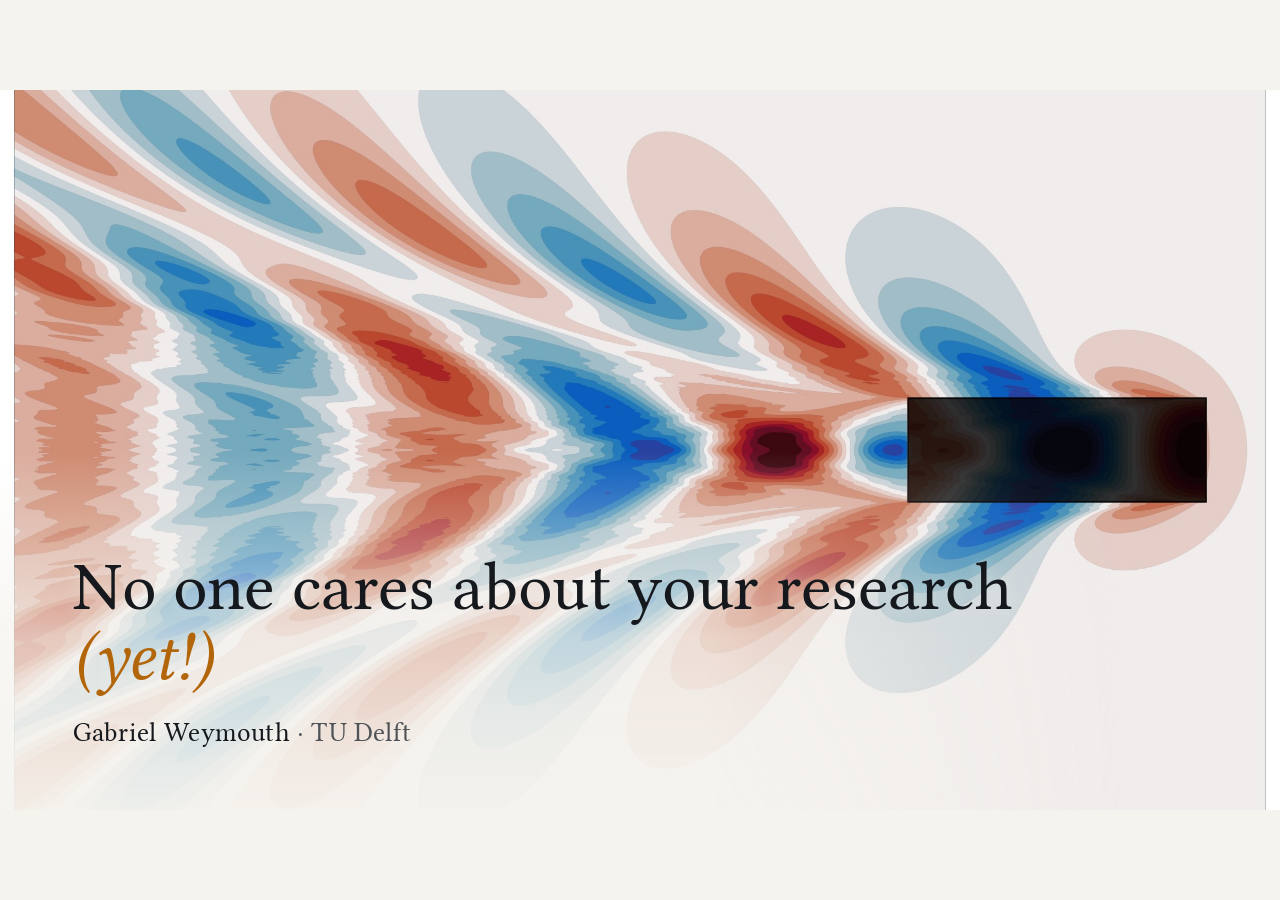
<file: talk/index.html>
<!doctype html>
<html lang="en" data-theme="light">
<head>
  <meta charset="utf-8">
  <meta name="viewport" content="width=device-width, initial-scale=1">
  <title>No one cares about your research (yet!)</title>
  <meta name="description" content="Gabriel Weymouth, TU Delft — a seminar on research communication, using a JFM paper on Kelvin ship waves as the running example.">
  <link rel="stylesheet" href="vendor/reveal/reset.css">
  <link rel="stylesheet" href="vendor/reveal/reveal.css">
  <link rel="stylesheet" href="css/theme.css?v=20261102">
</head>
<body>
<div class="reveal"><div class="slides">

<!-- Each slide: a headline (the point, as a sentence), its graphic, and speaker notes.
     Meta slides carry the "you are here" hourglass: data-at = motivation | theory | results | conclusion.
     Text in class="fragment" steps in with the arrow keys. -->

<!-- ============================ OPENING ============================ -->

<!-- 1 -->
<section class="title">
  <div class="media" data-file="assets/img/graphical_abstract.jpg" data-pos="0% 50%" data-alt="Flat-ship wave field"></div>
  <div class="scrim"></div>
  <div class="headline">
    <h1>No one cares about your research <em>(yet!)</em></h1>
    <div class="byline"><b>Gabriel Weymouth</b> · TU Delft</div>
  </div>
  <aside class="notes">Don't explain the picture yet.</aside>
</section>

<!-- 2 -->
<section>
  <h2 class="headline top">You don't care about my latest paper <em>(yet)</em></h2>
  <div class="paper">
    <h3>Linear Kelvin Wave Predictions in the <i>z</i> → 0 Limit</h3>
    <div class="venue">G. D. Weymouth · Journal of Fluid Mechanics, 2026</div>
    <p>Linear wave theory captures the essential physics of free-surface flows at a fraction of the computational cost of nonlinear and viscous methods, making it attractive for design, real-time control, and surrogate modeling applications. However, the Kelvin Green's function for a translating point-source generates unbounded wave energy in the <i>z</i> → 0 limit, causing both numerical difficulties and physical inconsistencies. This paper develops a modified kernel for the Kelvin potential incorporating an elliptic spanwise line integration that naturally resolves this ill-posedness, yielding finite wave energy over the entire free surface. We then present a fast evaluator for both point and line kernels using contour deformation adapted to the non-analytic Kelvin phase, achieving 10<sup>4</sup>–10<sup>5</sup> speedup over direct quadrature while preserving the wake asymptotics. Predictions on the most challenging <i>z</i> = 0 limit demonstrate physically consistent wave patterns and wave resistance trends. An open-source Julia implementation is provided.</p>
  </div>
  <aside class="notes">Hands up if you care. Nobody: that's where every talk starts.</aside>
</section>

<!-- 3 -->
<section>
  <h2 class="headline top">Your audience is smart, busy, and <em>not you</em></h2>
  <ul class="points wide">
    <li><em>The curse of knowledge</em>: once you know something, you can't imagine not knowing it
      <span class="source">Camerer, Loewenstein &amp; Weber, <i>J. Political Economy</i>, 1989</span></li>
  </ul>
  <div class="quiz fragment">
    <div class="q">Quiz: my title says “in the <i>z</i> → 0 limit”. What does that mean?</div>
    <ol>
      <li>the error goes to zero</li>
      <li>the ship stops</li>
      <li class="fragment custom answer">at the water surface</li>
      <li>the waves disappear</li>
    </ol>
  </div>
  <aside class="notes">Traders who knew the true earnings couldn't predict what others would pay, even when paid to. [click] Hands up for each. [click] z is depth, so z → 0 is the surface. Obvious to me, meaningless to you.</aside>
</section>

<!-- ============================ MOTIVATION ============================ -->

<!-- 4 -->
<section>
  <h2 class="headline top">Open wide with a reason to care, then funnel down to your work</h2>
  <ul class="points" style="max-width:820px">
    <li>Open with a hook the room <em>already</em> cares about, then funnel down to your work</li>
    <li class="fragment" data-fragment-index="1">Make it concrete: dates, costs, tallies</li>
    <li class="fragment" data-fragment-index="3">Rethink the hook for <em>each</em> audience</li>
  </ul>
  <div class="figure side" data-figure="funnel" data-w="830" data-h="710"></div>
  <div class="figure side fragment" data-fragment-index="1" data-figure="word-soup" data-w="830" data-h="710"></div>
  <div class="figure side fragment" data-fragment-index="3" data-figure="audience" data-w="830" data-h="710"></div>
  <div class="figure map" data-figure="hourglass" data-at="motivation" data-w="300" data-h="200"></div>
  <aside class="notes">The paper's intro starts at the narrow end. [click] [click] [click] We'll poll the room in a minute.</aside>
</section>

<!-- 5 -->
<section>
  <div class="media" data-file="assets/img/speedboat_wake.jpg" data-credit="Photo: sammccool47 · Pexels" data-alt="A speedboat and its wake, from above"></div>
  <div class="scrim top"></div><div class="scrim"></div>
  <h2 class="headline top" data-story><em class="opt">Option 1:</em> Making waves burns fuel</h2>
  <div class="bignums">
    <div><b>~3%</b>of global CO₂ is shipping</div>
    <div class="fragment"><b>~½</b>of resistance can be wave-making</div>
    <div class="fragment"><b>4x</b>less wave drag when wave height is halved</div>
  </div>
  <div class="cite">CO₂: IMO, <i>Fourth Greenhouse Gas Study</i>, 2020 (1,056 Mt in 2018, 2.89% of the global total)</div>
  <aside class="notes">~340 Mt of fuel a year. [click] [needs a source] [click] Wave energy ∝ height².</aside>
</section>

<!-- 6 -->
<section>
  <h2 class="headline top"><em>Option 2:</em> Our physics models are built from points, and points blow up</h2>
  <div class="figure" data-figure="points"></div>
  <div class="overlay fragment"><div class="media inset" data-file="assets/img/pointsource_surface.png" data-alt="Kelvin point source near the surface: the spike fills the whole wake"></div>
    <div class="caption small">Kelvin's infinity fills the whole wake · Ursell, <i>J. Fluid Mech.</i> 8, 1960</div></div>
  <div class="cite">Newton, <i>Principia</i>, 1687 · Coulomb, <i>Mém. Acad. R. Sci.</i>, 1785 · Helmholtz, <i>J. Reine Angew. Math.</i> 55, 1858 · Kelvin, <i>Proc. Inst. Mech. Eng.</i>, 1887</div>
  <aside class="notes">[click] Simplest wave theory wrong, or is the point the problem?</aside>
</section>

<!-- 7 -->
<section>
  <h2 class="headline top"><em>Option 3:</em> Kelvin developed stationary phase to explain ship waves</h2>
  <div class="figure" data-figure="cornu" data-w="1190" data-h="760" style="right:620px;top:230px;bottom:90px"></div>
  <div class="footnote fragment" style="left:1400px;top:380px;bottom:auto;font-size:40px;max-width:420px">Now used throughout science: optics, quantum mechanics, seismology, etc!<br><br>Yet at the water surface his integrand never decays: brute force converges like <em>1/√N</em>, and the series expansions break down.</div>
  <div class="cite">Kelvin, <i>Proc. R. Soc. Lond.</i> 42, 1887 · series: Baar &amp; Price, <i>J. Ship Res.</i> 1988; Clarisse &amp; Newman, <i>J. Ship Res.</i> 1994</div>
  <aside class="notes">Point at the two straight runs: transverse and diverging waves. Same curve as Fresnel diffraction (Cornu spiral). [click] Truncation error ~1/T while wiggles grow ~T².</aside>
</section>

<!-- 8 -->
<section>
  <h2 class="headline top"><em>Option 4:</em> Design, control and AI need wave predictions in microseconds</h2>
  <div class="figure" data-figure="timescale"></div>
  <aside class="notes">10⁴–10⁶ evaluations per optimisation or training set; CFD takes hours per run.</aside>
</section>

<!-- 9 -->
<section>
  <h2 class="headline top">Same research, four hooks: pick the one your audience already cares about</h2>
  <div class="cards">
    <div><b>Everyone</b>Making waves burns fuel</div>
    <div><b>Physicists</b>Our models are built from points, and points blow up</div>
    <div><b>Mathematicians</b>Kelvin's own integral is still the hard case</div>
    <div><b>Engineers</b>Design, control and AI need microseconds</div>
  </div>
  <div class="figure map" data-figure="hourglass" data-at="motivation" data-w="300" data-h="200"></div>
  <aside class="notes">Poll: hands up for each. This talk continues from fuel.</aside>
</section>

<!-- ============================ THEORY ============================ -->

<!-- 10 -->
<section>
  <h2 class="headline top">“Any sufficiently unexplained result is indistinguishable from magic”<span class="source">adapted from Arthur C. Clarke's third law, <i>Profiles of the Future</i>, 1973</span></h2>
  <div class="figure" data-figure="dial" data-w="1100" data-h="420" style="right:700px;top:260px;bottom:auto;height:400px"></div>
  <ul class="points" style="top:720px">
    <li>One mechanism per result, one picture per mechanism</li>
    <li>Explain the problem before the fix</li>
    <li>Reuse and revisit key ideas and graphics</li>
  </ul>
  <div class="figure map" data-figure="hourglass" data-at="theory" data-w="300" data-h="200"></div>
  <aside class="notes">[click] [click] A technical audience only trusts what it can see working.</aside>
</section>

<!-- 11 -->
<section>
  <div class="media contain" data-file="assets/img/point_wake.png" data-alt="One point disturbance and its Kelvin wake, top view (new Julia render)"></div>
  <div class="media contain beat fragment" data-file="assets/img/graphical_abstract.jpg" data-alt="Many points summed into a ship's wake"></div>
  <div class="scrim top"></div>
  <h2 class="headline top">Add together tiny disturbances to make any ship wake</h2>
  <div class="cite">Kelvin Green's function: Havelock, <i>Proc. R. Soc. A</i> 138, 1932; Peters, <i>Comm. Pure Appl. Math.</i> 2, 1949; Ursell, <i>J. Fluid Mech.</i> 8, 1960</div>
  <aside class="notes">[click] Name it the Green's function only now.</aside>
</section>

<!-- 12 -->
<section>
  <div class="media contain" data-file="assets/img/pointsource_surface.png" data-alt="Point source near the surface, 3D: one spike, and a wake full of it" style="left:40px;right:1280px;top:330px;bottom:250px"></div>
  <div class="footnote" style="left:60px;bottom:150px;max-width:560px;font-size:44px">Click by click, <em>z</em> → 0:<br><span style="color:var(--warm)">the source rises to the surface</span></div>
  <div style="position:absolute;left:680px;right:40px;top:230px;bottom:40px">
    <div class="media contain" data-file="assets/img/wavecut_points_1.png" data-alt="Wave cut, source well below the surface"></div>
    <div class="media contain beat fragment" data-file="assets/img/wavecut_points_2.png" data-alt="Wave cut, source closer"></div>
    <div class="media contain beat fragment" data-file="assets/img/wavecut_points_3.png" data-alt="Wave cut, source closer still"></div>
    <div class="media contain beat fragment" data-file="assets/img/wavecut_points_4.png" data-alt="Wave cut, source just below the surface: wild spikes"></div>
  </div>
  <h2 class="headline top" data-story>A singularity at the surface makes infinitely short & steep waves</h2>
  <aside class="notes">Usually patched with fake damping.</aside>
</section>

<!-- 13 -->
<section>
  <h2 class="headline top">Superposition cancels the short waves, but slowly</h2>
  <div class="figure" data-figure="cancel" data-w="1700" data-h="640" style="top:250px;bottom:auto;height:640px"></div>
  <aside class="notes">Width cancels the spikes, but it takes ~70 points.</aside>
</section>

<!-- 14 -->
<section>
  <h2 class="headline top" data-story>So do the cancelling analytically instead!</h2>
  <div class="figure half-left" data-figure="shortcut" data-w="800" data-h="640" style="height:540px"></div>
  <div class="wordeq fragment" data-fragment-index="0" style="bottom:80px;font-size:42px">wave <i>=</i> Σ <b>stationary regions</b> <i>+</i> Σ <b>detours</b></div>
  <div class="media half-right contain fragment" data-fragment-index="1" data-file="assets/img/wavecut.png" data-alt="Wave cut: point sources spike, the width-integrated source stays smooth"></div>
  <div class="cite">contour deformation: Gibbs, Hewett &amp; Huybrechs, <i>J. Comput. Phys.</i> 501, 2024 · this work: Weymouth, <i>J. Fluid Mech.</i> 2026</div>
  <aside class="notes">[click] ~30 µs instead of seconds. [click] Same elliptic loading as an ideal wing.</aside>
</section>

<!-- 15 -->
<section>
  <h2 class="headline top">Show the mechanism, not the proof</h2>
  <div class="footnote" style="top:790px;bottom:auto;font-size:40px;color:var(--warm)">Four theory steps, only two new pictures</div>
  <div class="steps">
    <div><h4>Building block</h4>
      <div class="t new"><img src="assets/img/point_wake.png" alt=""><span>new</span></div>
      <div class="t"><img src="assets/img/graphical_abstract.jpg" alt=""><span>title slide</span></div></div>
    <div><h4>The singularity</h4>
      <div class="t"><img src="assets/img/pointsource_surface.png" alt=""><span>slide 6</span></div>
      <div class="t new"><img src="assets/img/wavecut_points.png" alt=""><span>new</span></div></div>
    <div><h4>Slow cancelling</h4>
      <div class="t"><div class="figure" data-figure="cancel" data-w="800" data-h="640"></div><span>wave cut, shifted</span></div></div>
    <div><h4>Analytic fix</h4>
      <div class="t"><div class="figure" data-figure="shortcut" data-w="800" data-h="640"></div><span>slide 7</span></div>
      <div class="t"><img src="assets/img/wavecut.png" alt=""><span>wave cut</span></div></div>
  </div>
  <ul class="points wide" style="top:auto;bottom:40px">
    <li class="ask">Ask yourself: can your audience say, in one sentence, why each result works?</li>
  </ul>
  <div class="figure map" data-figure="hourglass" data-at="theory" data-w="300" data-h="200"></div>
  <aside class="notes">Each new picture was reused until it paid off. Smooth because steep waves cancel across the width; fast because only the stationary points need real work.</aside>
</section>

<!-- ============================ RESULTS ============================ -->

<!-- 16 -->
<section>
  <h2 class="headline top">The title is the finding, the picture is the proof</h2>
  <ul class="points" style="max-width:820px">
    <li>The title is the headline: the audience reads it first, and may read nothing else</li>
    <li class="fragment" data-fragment-index="1">"Fast", "robust", "significantly better" are <em>claims</em>; a demo or a side-by-side is an <em>experience</em></li>
  </ul>
  <div class="figure side">
    <div class="quote dim">“Flat ship wave resistance coefficient <i>C<sub>W</sub></i> … scaled by 8π<i>q</i><sub>0</sub><sup>2</sup> as a function of the Kelvin-scaled planform length <i>L</i> and width <i>b</i>.”<span>the paper's figure caption</span></div>
    <div class="quote">“Wide ships make less wave drag than textbook theory predicts”<span>the same plot's slide title</span></div>
  </div>
  <div class="figure side fragment" data-fragment-index="1">
    <div class="quote dim">“…achieving 10<sup>4</sup>–10<sup>5</sup> speedup over direct quadrature…”<span>the abstract: a claim</span></div>
    <div class="quote">Watch it!<span>an experience</span></div>
  </div>
  <div class="figure map" data-figure="hourglass" data-at="results" data-w="300" data-h="200"></div>
  <aside class="notes">Same plot, coming up: only one of these tells you anything. [click]</aside>
</section>

<!-- 17 -->
<section>
  <h2 class="headline top">10k accurate wake points in less than a second</h2>
  <div class="demo" id="demo">
    <div><h4>Our method</h4><canvas data-method="fast" width="480" height="240"></canvas><div class="clock" data-clock="fast"></div></div>
    <div><h4>Brute force</h4><canvas data-method="brute" width="480" height="240"></canvas><div class="clock" data-clock="brute"></div></div>
    <div class="sliders">
      <label>model <select data-param="model"><option value="flat">flat ship</option><option value="point">point source</option></select></label>
      <label>depth <input type="range" data-param="depth" min="0" max="1" step="0.05" value="1"></label>
      <label>speed <input type="range" data-param="speed" min="0.25" max="0.8" step="0.05" value="0.5"></label>
      <label>width <input type="range" data-param="width" min="0.1" max="0.6" step="0.05" value="0.3"></label>
      <span class="status" data-status></span>
    </div>
  </div>
  <div class="cite">code: Weymouth, <i>KelvinFlatShip</i>, doi:10.5281/zenodo.19109463</div>
  <aside class="notes">Start the server first: julia --project=talk --threads=auto talk/server.jl. Show: speed vs brute force; point source onto the surface; sweep speed and width (corner wave trains, rooster tail).</aside>
</section>

<!-- 18: cut for time and topic; uncomment to restore
<section>
  <div class="media inset" data-file="assets/img/drag_vs_length.png" data-alt="Wave drag rising and falling with speed: bow and stern waves interfere (new Julia render)"></div>
  <h2 class="headline top">Wave drag rises and falls with speed as bow and stern waves interfere</h2>
  <aside class="notes">Classic humps and hollows (Michell, Havelock); ours reproduces them.</aside>
</section>
-->

<!-- 19 -->
<section>
  <h2 class="headline top" data-story>Wide ships make less wave drag than textbook theory predicts</h2>
  <div class="split3">
    <div class="media contain" data-file="assets/img/wave_field_b0.5.png" data-alt="Narrow ship wave field"><div class="tag">Narrow</div></div>
    <div class="media contain" data-file="assets/img/wave_field_b1.png" data-alt="Medium ship wave field"><div class="tag">Medium</div></div>
    <div class="media contain" data-file="assets/img/wave_field_b2.png" data-alt="Wide ship wave field"><div class="tag">Wide</div></div>
  </div>
  <div class="overlay fragment"><div class="media inset" data-file="assets/img/drag_vs_width.png" data-alt="Wave drag per unit area against width: thin-ship theory grows linearly, ours tapers off (new Julia render)"></div></div>
  <div class="cite">thin-ship theory: Michell, <i>Phil. Mag.</i> 45, 1898</div>
  <aside class="notes">Same colour scale. [click] Slide 13's cancellation, visible in the drag.</aside>
</section>

<!-- 20 -->
<section>
  <h2 class="headline top">A result convinces when it's a comparison that pays off a mechanism</h2>
  <div class="steps three">
    <div><h4>Brute force <em>vs</em> ours</h4>
      <div class="t"><div class="figure" data-figure="shortcut" data-w="800" data-h="640"></div><span>demo</span></div>
      <p>→ only the stationary regions need real work</p></div>
    <div><h4>Point source <em>vs</em> flat ship</h4>
      <div class="t"><img src="assets/img/wavecut.png" alt=""><span>demo</span></div>
      <p>→ short waves cancel across the width</p></div>
    <div><h4>Thin-ship <em>vs</em> flat ship</h4>
      <div class="t"><img src="assets/img/drag_vs_width.png" alt=""><span>wide ships</span></div>
      <p>→ the same cancellation, in the drag</p></div>
  </div>
  <div class="footnote" style="top:690px;bottom:auto;font-size:40px;color:var(--warm)">Three results, three comparisons, each paying off a mechanism</div>
  <ul class="points" style="top:auto;bottom:40px;max-width:1350px">
    <li class="ask">Ask yourself: what is each result compared against, and which mechanism does it pay off?</li>
  </ul>
  <div class="figure map" data-figure="hourglass" data-at="results" data-w="300" data-h="200"></div>
  <div class="overlay fragment"><ol class="titles"></ol></div>
  <aside class="notes">[click] Four of the slide titles, read alone: that's the story. The paper's title and first sentence fail this test.</aside>
</section>

<!-- ============================ CONCLUSION ============================ -->

<!-- 21 -->
<section>
  <h2 class="headline top">End wide, and cut everything that isn't the story</h2>
  <div class="paper small fragment fade-out" data-fragment-index="0" style="left:110px;right:110px;z-index:12">
    <p>The singular behavior of the point-source Kelvin Green's function as <i>z</i> → 0 is a fundamental inconsistency which produces unbounded wave energy even far downstream, but the present work shows that this pathology is not intrinsic to linear wave theory. An elliptic source distribution, motivated by the finite disturbance width, yields a regularized kernel with finite energy and consistent spectral decay, without the introduction of empirical damping, arbitrary wavenumber filtering, or implicit formulations.</p>
    <p>The resulting formulation produces well-behaved free-surface predictions directly on <i>z</i> = 0, capturing Froude number trends and wave interference patterns consistent with finite-width ships. The <i>k<sub>y</sub></i><sup>−3/2</sup> spectral decay of the regularized kernel ensures finite wave energy and elevation everywhere, but higher-order derivatives of the wave field will eventually diverge at small scales, due to the absence of nonlinear and viscous dissipative mechanisms. However, the present formulation resolves the ill-posedness in the physically relevant quantities of wave elevation, energy, and drag within the inviscid linear framework.</p>
    <p>The present work focuses on the leading-order flat-ship approximation, neglecting nonlocal wave interactions on a finite depth hull. Accounting for local hull geometry while retaining the regularized kernel framework is a natural extension, at which point the predictions could be compared to experiments or high-fidelity nonlinear simulations. However, the contour-deformation approach developed here is completely general, evaluating both point and line kernels efficiently (achieving 10<sup>4</sup>–10<sup>5</sup> speedup over direct quadrature) while maintaining accuracy across the entire lower-half domain. <mark class="on">Therefore the regularized kernel and efficient evaluator form a foundation for a well-posed Kelvin solver fast enough for use in applications requiring repeated evaluations, including design optimization and physics-informed surrogate modeling.</mark></p>
  </div>
  <ul class="points">
    <li>Go back to the hook and say what changes</li>
    <li>Conclusions attract noise: caveats, future-work lists, a recap of every result, thank-you slides, logos</li>
    <li>The paper: ~30 equations, 5 figures, 17 references. This talk: <em>one equation</em></li>
  </ul>
  <div class="figure map" data-figure="hourglass" data-at="conclusion" data-w="300" data-h="200"></div>
  <aside class="notes">One paragraph of findings, two of caveats, payoff in the last sentence. [click]</aside>
</section>

<!-- 22 -->
<section>
  <div class="media" data-file="assets/img/graphical_abstract.jpg" data-alt="Flat-ship wave field"></div>
  <div class="scrim top"></div><div class="scrim"></div>
  <h2 class="headline top">Wakes with width are finite, fast, and ready for applications</h2>
  <div class="bignums">
    <div><b>finite</b>everywhere, no fake damping</div>
    <div class="fragment"><b>30 µs</b>per prediction, anywhere</div>
    <div class="fragment"><b>30 s</b>for a million predictions<br>(brute force: 3 weeks; CFD: a century)</div>
  </div>
  <aside class="notes">[click] [click] Enough for an optimiser, autopilot or ML training set.</aside>
</section>

<!-- 23 -->
<section>
  <h2 class="headline top">Now you might care about my latest paper</h2>
  <div class="paper" style="top:190px;left:110px;right:640px">
    <p>Linear wave theory captures the essential physics of free-surface flows at a fraction of the computational cost of nonlinear and viscous methods, making it attractive for <mark class="fragment custom">design, real-time control, and surrogate modeling applications</mark>. However, the <mark class="fragment custom">Kelvin Green's function for a translating point-source generates unbounded wave energy</mark> in the <mark class="fragment custom"><i>z</i> → 0 limit</mark>, causing both numerical difficulties and physical inconsistencies. This paper develops a modified kernel for the Kelvin potential incorporating an elliptic spanwise line integration that naturally resolves this ill-posedness, yielding <mark class="fragment custom">finite wave energy</mark> over the entire free surface. We then present a fast evaluator for both point and line kernels using contour deformation adapted to the non-analytic Kelvin phase, achieving <mark class="fragment custom">10<sup>4</sup>–10<sup>5</sup> speedup</mark> over direct quadrature while preserving the wake asymptotics. Predictions on the most challenging <i>z</i> = 0 limit demonstrate physically consistent wave patterns and <mark class="fragment custom">wave resistance trends</mark>. An open-source Julia implementation is provided.</p>
  </div>
  <div class="qr" data-qr="https://weymouth.github.io/KelvinFlatShip/talk/" style="top:190px"></div>
  <p class="qr-url" style="top:630px">weymouth.github.io/KelvinFlatShip/talk</p>
  <ul class="points wide fragment" style="top:auto;bottom:40px">
    <li class="ask">Your turn: one sentence on why anyone should care about your work</li>
  </ul>
  <aside class="notes">[clicks] Light up each phrase the talk explained. [click] Then Q&amp;A.</aside>
</section>

</div></div>

<script src="vendor/reveal/reveal.js"></script>
<script src="vendor/reveal/plugin/notes/notes.js"></script>
<script src="js/credits.js?v=20261102"></script>
<script src="js/figures.js?v=20261102"></script>
<script src="js/demo.js?v=20261102"></script>
<script src="vendor/qrcode/qrcode.js"></script>
<script src="js/deck.js?v=20261102"></script>
<script>
  Reveal.initialize({
    width: 1920, height: 1080, margin: 0, minScale: 0.1, maxScale: 3,
    center: false, controls: false, progress: false, slideNumber: false,
    hash: true, transition: 'fade', transitionSpeed: 'slow', backgroundTransition: 'fade',
    autoPlayMedia: true, preloadIframes: true, pdfSeparateFragments: false,
    plugins: [RevealNotes],
  });
</script>
</body>
</html>
</file>
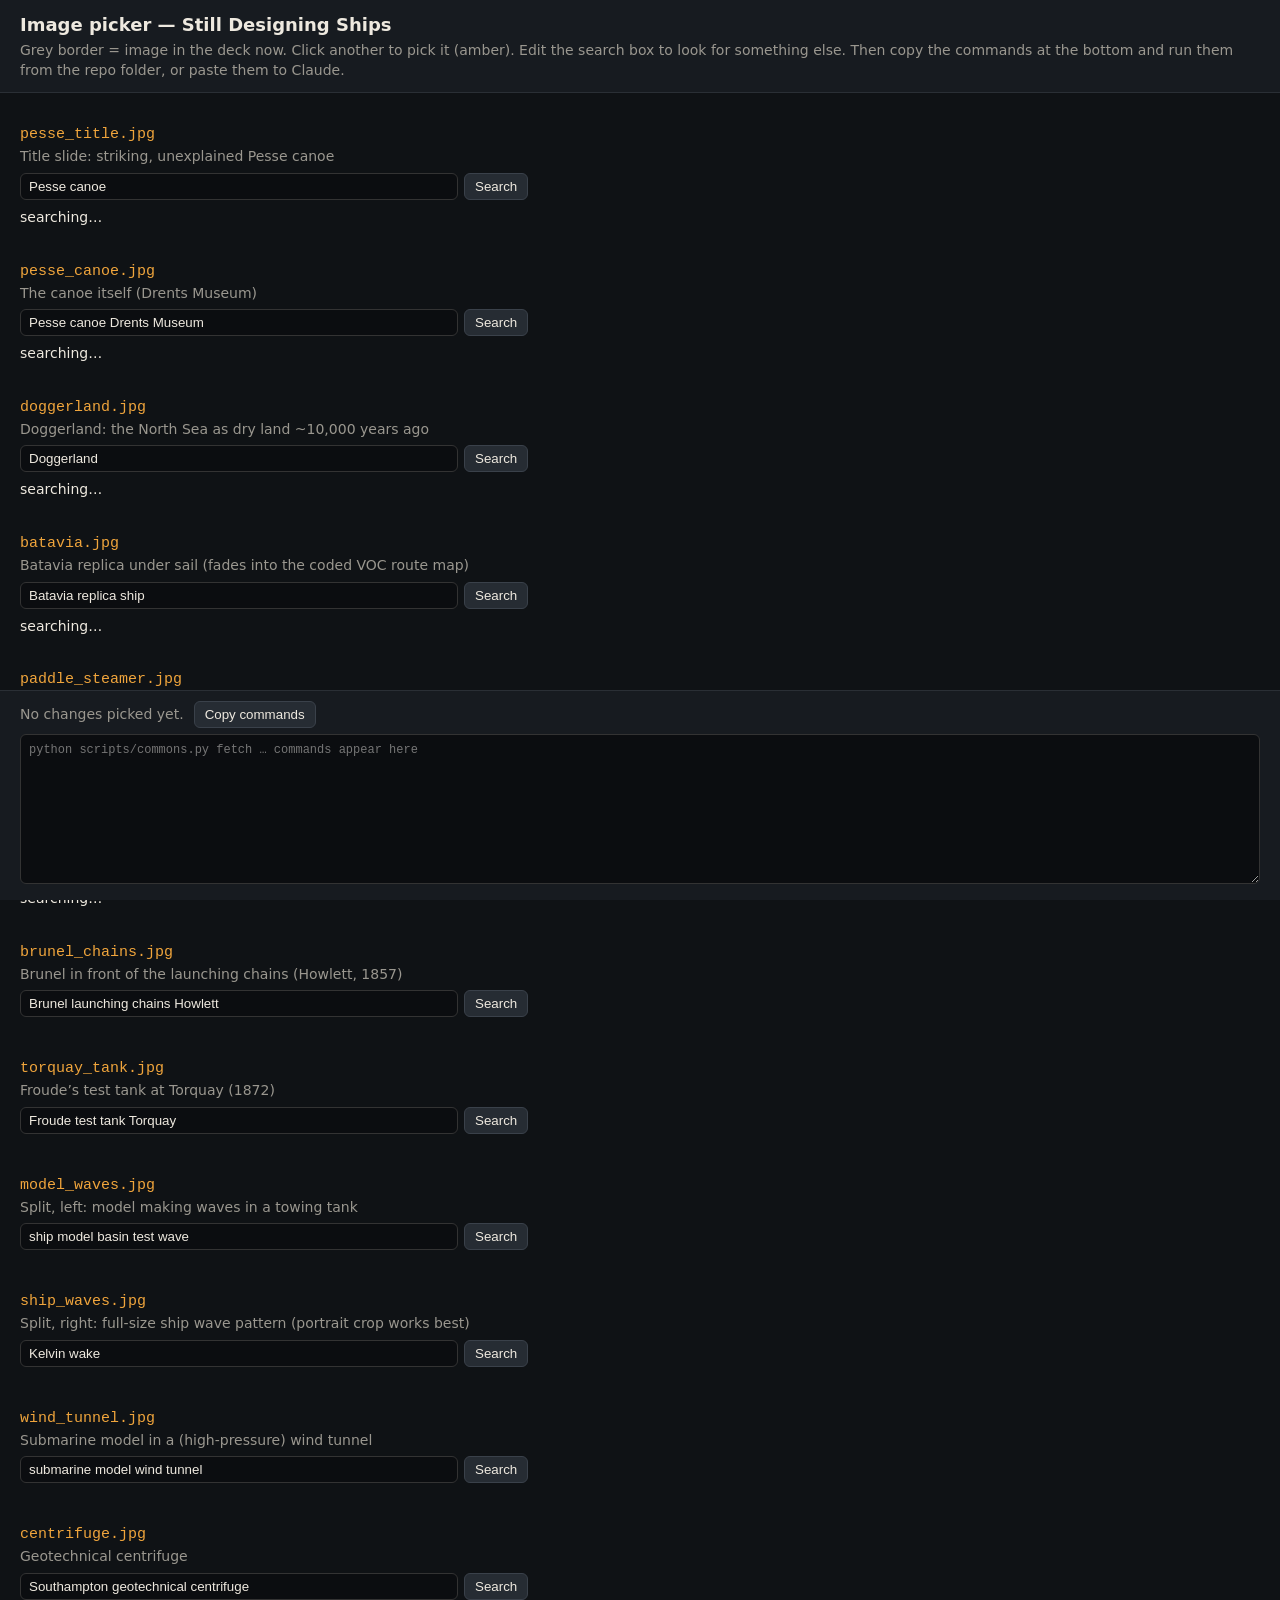
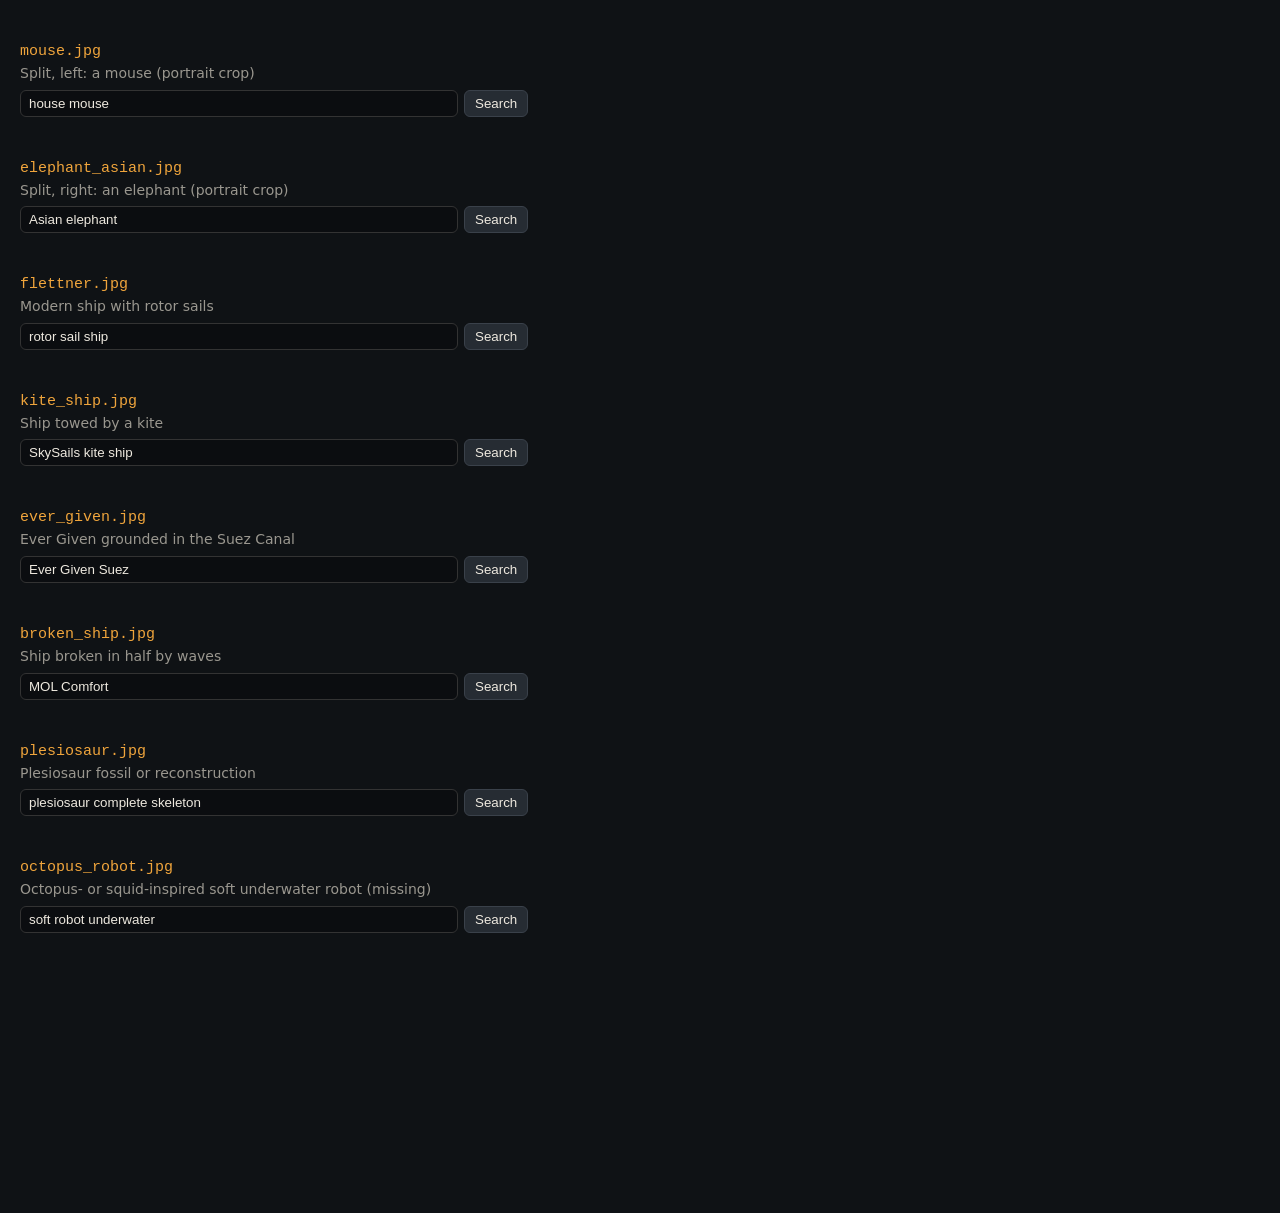
<file: talk/tools/picker.html>
<!doctype html>
<html lang="en">
<head>
<meta charset="utf-8">
<meta name="viewport" content="width=device-width, initial-scale=1">
<title>Image picker</title>
<style>
  :root { --bg: #0f1215; --panel: #171b20; --ink: #eee9df; --dim: #9a978f; --warm: #f0a53c; --cool: #00a6d6; }
  body { margin: 0; background: var(--bg); color: var(--ink); font: 14px/1.4 system-ui, sans-serif; }
  header { position: sticky; top: 0; z-index: 2; background: var(--panel); padding: 12px 20px; border-bottom: 1px solid #2a2f35; }
  header h1 { font-size: 18px; margin: 0 0 4px; }
  header p { margin: 0; color: var(--dim); }
  main { padding: 12px 20px 260px; }
  .slot { margin: 18px 0 26px; }
  .slot h2 { font-size: 15px; margin: 0 0 2px; }
  .slot h2 code { color: var(--warm); font-weight: 400; }
  .slot .desc { color: var(--dim); margin-bottom: 6px; }
  .slot form { display: flex; gap: 6px; margin-bottom: 8px; }
  .slot input { flex: 1; max-width: 420px; background: #0b0d10; color: var(--ink); border: 1px solid #333; border-radius: 6px; padding: 5px 8px; }
  .slot button, footer button { background: #262c33; color: var(--ink); border: 1px solid #3a414a; border-radius: 6px; padding: 5px 10px; cursor: pointer; }
  .row { display: flex; gap: 10px; overflow-x: auto; padding-bottom: 6px; }
  .cand { flex: none; width: 250px; background: var(--panel); border: 3px solid transparent; border-radius: 8px; cursor: pointer; overflow: hidden; }
  .cand img { width: 100%; height: 160px; object-fit: cover; display: block; background: #000; }
  .cand .meta { padding: 5px 7px; font-size: 12px; color: var(--dim); }
  .cand .meta b { color: var(--ink); font-weight: 500; display: block; white-space: nowrap; overflow: hidden; text-overflow: ellipsis; }
  .cand.current { border-color: #555; }
  .cand.current .meta::before { content: "current · "; color: var(--ink); }
  .cand.picked { border-color: var(--warm); }
  .cand a { color: var(--cool); }
  footer { position: fixed; left: 0; right: 0; bottom: 0; background: var(--panel); border-top: 1px solid #2a2f35; padding: 10px 20px; }
  footer textarea { width: 100%; height: 150px; box-sizing: border-box; background: #0b0d10; color: var(--ink); border: 1px solid #333; border-radius: 6px; font: 12px Consolas, monospace; padding: 8px; }
  footer .bar { display: flex; gap: 10px; align-items: center; margin-bottom: 6px; color: var(--dim); }
</style>
</head>
<body>
<header>
  <h1>Image picker — Still Designing Ships</h1>
  <p>Grey border = image in the deck now. Click another to pick it (amber). Edit the search box to look for something else. Then copy the commands at the bottom and run them from the repo folder, or paste them to Claude.</p>
</header>
<main id="slots"></main>
<footer>
  <div class="bar"><span id="count">No changes picked yet.</span><button id="copy">Copy commands</button></div>
  <textarea id="out" readonly placeholder="python scripts/commons.py fetch … commands appear here"></textarea>
</footer>

<script src="../js/credits.js"></script>
<script>
// [file in assets/img, what the slide needs, starting search]
const SLOTS = [
  ['pesse_title.jpg', 'Title slide: striking, unexplained Pesse canoe', 'Pesse canoe'],
  ['pesse_canoe.jpg', 'The canoe itself (Drents Museum)', 'Pesse canoe Drents Museum'],
  ['doggerland.jpg', 'Doggerland: the North Sea as dry land ~10,000 years ago', 'Doggerland'],
  ['batavia.jpg', 'Batavia replica under sail (fades into the coded VOC route map)', 'Batavia replica ship'],
  ['paddle_steamer.jpg', 'Dramatic paddle steamer (currently Brunel’s Great Western in a gale)', 'paddle steamer storm'],
  ['stokers.jpg', 'Stokers shovelling coal below deck', 'ship stoker boiler coal'],
  ['brunel_chains.jpg', 'Brunel in front of the launching chains (Howlett, 1857)', 'Brunel launching chains Howlett'],
  ['torquay_tank.jpg', 'Froude’s test tank at Torquay (1872)', 'Froude test tank Torquay'],
  ['model_waves.jpg', 'Split, left: model making waves in a towing tank', 'ship model basin test wave'],
  ['ship_waves.jpg', 'Split, right: full-size ship wave pattern (portrait crop works best)', 'Kelvin wake'],
  ['wind_tunnel.jpg', 'Submarine model in a (high-pressure) wind tunnel', 'submarine model wind tunnel'],
  ['centrifuge.jpg', 'Geotechnical centrifuge', 'Southampton geotechnical centrifuge'],
  ['mouse.jpg', 'Split, left: a mouse (portrait crop)', 'house mouse'],
  ['elephant_asian.jpg', 'Split, right: an elephant (portrait crop)', 'Asian elephant'],
  ['flettner.jpg', 'Modern ship with rotor sails', 'rotor sail ship'],
  ['kite_ship.jpg', 'Ship towed by a kite', 'SkySails kite ship'],
  ['ever_given.jpg', 'Ever Given grounded in the Suez Canal', 'Ever Given Suez'],
  ['broken_ship.jpg', 'Ship broken in half by waves', 'MOL Comfort'],
  ['plesiosaur.jpg', 'Plesiosaur fossil or reconstruction', 'plesiosaur complete skeleton'],
  ['octopus_robot.jpg', 'Octopus- or squid-inspired soft underwater robot (missing)', 'soft robot underwater'],
];
const CREDITS = window.CREDITS || {};
const API = 'https://commons.wikimedia.org/w/api.php?origin=*&format=json&formatversion=2&action=query&prop=imageinfo&iiprop=url|size|extmetadata&iiurlwidth=500';
const picks = {};

function card(slot, p, isCurrent) {
  const ii = p.imageinfo[0], md = ii.extmetadata || {};
  const d = document.createElement('div');
  d.className = 'cand' + (isCurrent ? ' current' : '');
  d.dataset.title = p.title;
  const lic = (md.LicenseShortName && md.LicenseShortName.value) || '';
  d.innerHTML = `<img loading="lazy" src="${ii.thumburl}" alt=""><div class="meta"><b></b>${ii.width}×${ii.height} · ${lic} · <a target="_blank">source</a></div>`;
  d.querySelector('b').textContent = p.title.replace(/^File:/, '');
  d.querySelector('a').href = ii.descriptionurl;
  d.querySelector('a').addEventListener('click', e => e.stopPropagation());
  d.addEventListener('click', () => {
    const row = d.parentNode;
    const again = d.classList.contains('picked');
    row.querySelectorAll('.cand').forEach(c => c.classList.remove('picked'));
    if (again || isCurrent) delete picks[slot]; else { d.classList.add('picked'); picks[slot] = p.title; }
    render();
  });
  return d;
}

async function fill(slot, query, row, current) {
  row.textContent = 'searching…';
  const searches = [fetch(API + '&generator=search&gsrnamespace=6&gsrlimit=12&gsrsearch=' + encodeURIComponent(query + ' filetype:bitmap')).then(r => r.json())];
  if (current) searches.push(fetch(API + '&titles=' + encodeURIComponent(current)).then(r => r.json()));
  const [res, cur] = await Promise.all(searches);
  row.textContent = '';
  const curPage = cur && cur.query.pages[0];
  if (curPage && curPage.imageinfo) row.append(card(slot, curPage, true));
  (res.query ? res.query.pages : []).sort((a, b) => a.index - b.index)
    .filter(p => p.imageinfo && p.title !== current)
    .forEach(p => row.append(card(slot, p, false)));
  if (picks[slot]) row.querySelectorAll('.cand').forEach(c => c.classList.toggle('picked', c.dataset.title === picks[slot]));
}

function render() {
  const lines = Object.entries(picks).map(([slot, t]) => `python scripts/commons.py fetch ${slot} "${t}"`);
  document.getElementById('out').value = lines.join('\n');
  document.getElementById('count').textContent = lines.length ? `${lines.length} change(s) picked.` : 'No changes picked yet.';
}

const main = document.getElementById('slots');
SLOTS.forEach(([slot, desc, query], k) => {
  const current = (CREDITS['assets/img/' + slot] || {}).title;
  const sec = document.createElement('section');
  sec.className = 'slot';
  sec.innerHTML = `<h2><code>${slot}</code></h2><div class="desc"></div><form><input><button>Search</button></form><div class="row"></div>`;
  sec.querySelector('.desc').textContent = desc;
  const input = sec.querySelector('input'), row = sec.querySelector('.row');
  input.value = query;
  sec.querySelector('form').addEventListener('submit', e => { e.preventDefault(); fill(slot, input.value, row, current); });
  main.append(sec);
  setTimeout(() => fill(slot, query, row, current), 250 * k);   // stagger to stay polite to the API
});

document.getElementById('copy').addEventListener('click', () => {
  const t = document.getElementById('out');
  t.select(); navigator.clipboard && navigator.clipboard.writeText(t.value);
});
</script>
</body>
</html>
</file>
<file: talk/vendor/reveal/reveal.css>
/**
 * reveal.js 5.2.0
 * https://revealjs.com
 * MIT licensed
 *
 * Copyright (C) 2011-2024 Hakim El Hattab, https://hakim.se
 */

.reveal .r-stretch,.reveal .stretch{max-width:none;max-height:none}.reveal pre.r-stretch code,.reveal pre.stretch code{height:100%;max-height:100%;box-sizing:border-box}.reveal .r-fit-text{display:inline-block;white-space:nowrap}.reveal .r-stack{display:grid;grid-template-rows:100%}.reveal .r-stack>*{grid-area:1/1;margin:auto}.reveal .r-hstack,.reveal .r-vstack{display:flex}.reveal .r-hstack img,.reveal .r-hstack video,.reveal .r-vstack img,.reveal .r-vstack video{min-width:0;min-height:0;object-fit:contain}.reveal .r-vstack{flex-direction:column;align-items:center;justify-content:center}.reveal .r-hstack{flex-direction:row;align-items:center;justify-content:center}.reveal .items-stretch{align-items:stretch}.reveal .items-start{align-items:flex-start}.reveal .items-center{align-items:center}.reveal .items-end{align-items:flex-end}.reveal .justify-between{justify-content:space-between}.reveal .justify-around{justify-content:space-around}.reveal .justify-start{justify-content:flex-start}.reveal .justify-center{justify-content:center}.reveal .justify-end{justify-content:flex-end}html.reveal-full-page{width:100%;height:100%;height:100vh;height:calc(var(--vh,1vh) * 100);height:100dvh;overflow:hidden}.reveal-viewport{height:100%;overflow:hidden;position:relative;line-height:1;margin:0;background-color:#fff;color:#000;--r-controls-spacing:12px;--r-overlay-header-height:40px;--r-overlay-margin:0px;--r-overlay-padding:6px;--r-overlay-gap:5px}@media screen and (max-width:1024px),(max-height:768px){.reveal-viewport{--r-overlay-header-height:26px}}.reveal-viewport:fullscreen{top:0!important;left:0!important;width:100%!important;height:100%!important;transform:none!important}.reveal .fragment{transition:all .2s ease}.reveal .fragment:not(.custom){opacity:0;visibility:hidden;will-change:opacity}.reveal .fragment.visible{opacity:1;visibility:inherit}.reveal .fragment.disabled{transition:none}.reveal .fragment.grow{opacity:1;visibility:inherit}.reveal .fragment.grow.visible{transform:scale(1.3)}.reveal .fragment.shrink{opacity:1;visibility:inherit}.reveal .fragment.shrink.visible{transform:scale(.7)}.reveal .fragment.zoom-in{transform:scale(.1)}.reveal .fragment.zoom-in.visible{transform:none}.reveal .fragment.fade-out{opacity:1;visibility:inherit}.reveal .fragment.fade-out.visible{opacity:0;visibility:hidden}.reveal .fragment.semi-fade-out{opacity:1;visibility:inherit}.reveal .fragment.semi-fade-out.visible{opacity:.5;visibility:inherit}.reveal .fragment.strike{opacity:1;visibility:inherit}.reveal .fragment.strike.visible{text-decoration:line-through}.reveal .fragment.fade-up{transform:translate(0,40px)}.reveal .fragment.fade-up.visible{transform:translate(0,0)}.reveal .fragment.fade-down{transform:translate(0,-40px)}.reveal .fragment.fade-down.visible{transform:translate(0,0)}.reveal .fragment.fade-right{transform:translate(-40px,0)}.reveal .fragment.fade-right.visible{transform:translate(0,0)}.reveal .fragment.fade-left{transform:translate(40px,0)}.reveal .fragment.fade-left.visible{transform:translate(0,0)}.reveal .fragment.current-visible,.reveal .fragment.fade-in-then-out{opacity:0;visibility:hidden}.reveal .fragment.current-visible.current-fragment,.reveal .fragment.fade-in-then-out.current-fragment{opacity:1;visibility:inherit}.reveal .fragment.fade-in-then-semi-out{opacity:0;visibility:hidden}.reveal .fragment.fade-in-then-semi-out.visible{opacity:.5;visibility:inherit}.reveal .fragment.fade-in-then-semi-out.current-fragment{opacity:1;visibility:inherit}.reveal .fragment.highlight-blue,.reveal .fragment.highlight-current-blue,.reveal .fragment.highlight-current-green,.reveal .fragment.highlight-current-red,.reveal .fragment.highlight-green,.reveal .fragment.highlight-red{opacity:1;visibility:inherit}.reveal .fragment.highlight-red.visible{color:#ff2c2d}.reveal .fragment.highlight-green.visible{color:#17ff2e}.reveal .fragment.highlight-blue.visible{color:#1b91ff}.reveal .fragment.highlight-current-red.current-fragment{color:#ff2c2d}.reveal .fragment.highlight-current-green.current-fragment{color:#17ff2e}.reveal .fragment.highlight-current-blue.current-fragment{color:#1b91ff}.reveal:after{content:"";font-style:italic}.reveal iframe{z-index:1}.reveal a{position:relative}@keyframes bounce-right{0%,10%,25%,40%,50%{transform:translateX(0)}20%{transform:translateX(10px)}30%{transform:translateX(-5px)}}@keyframes bounce-left{0%,10%,25%,40%,50%{transform:translateX(0)}20%{transform:translateX(-10px)}30%{transform:translateX(5px)}}@keyframes bounce-down{0%,10%,25%,40%,50%{transform:translateY(0)}20%{transform:translateY(10px)}30%{transform:translateY(-5px)}}.reveal .controls{display:none;position:absolute;top:auto;bottom:var(--r-controls-spacing);right:var(--r-controls-spacing);left:auto;z-index:11;color:#000;pointer-events:none;font-size:10px}.reveal .controls button{position:absolute;padding:0;background-color:transparent;border:0;outline:0;cursor:pointer;color:currentColor;transform:scale(.9999);transition:color .2s ease,opacity .2s ease,transform .2s ease;z-index:2;pointer-events:auto;font-size:inherit;visibility:hidden;opacity:0;-webkit-appearance:none;-webkit-tap-highlight-color:transparent}.reveal .controls .controls-arrow:after,.reveal .controls .controls-arrow:before{content:"";position:absolute;top:0;left:0;width:2.6em;height:.5em;border-radius:.25em;background-color:currentColor;transition:all .15s ease,background-color .8s ease;transform-origin:.2em 50%;will-change:transform}.reveal .controls .controls-arrow{position:relative;width:3.6em;height:3.6em}.reveal .controls .controls-arrow:before{transform:translateX(.5em) translateY(1.55em) rotate(45deg)}.reveal .controls .controls-arrow:after{transform:translateX(.5em) translateY(1.55em) rotate(-45deg)}.reveal .controls .controls-arrow:hover:before{transform:translateX(.5em) translateY(1.55em) rotate(40deg)}.reveal .controls .controls-arrow:hover:after{transform:translateX(.5em) translateY(1.55em) rotate(-40deg)}.reveal .controls .controls-arrow:active:before{transform:translateX(.5em) translateY(1.55em) rotate(36deg)}.reveal .controls .controls-arrow:active:after{transform:translateX(.5em) translateY(1.55em) rotate(-36deg)}.reveal .controls .navigate-left{right:6.4em;bottom:3.2em;transform:translateX(-10px)}.reveal .controls .navigate-left.highlight{animation:bounce-left 2s 50 both ease-out}.reveal .controls .navigate-right{right:0;bottom:3.2em;transform:translateX(10px)}.reveal .controls .navigate-right .controls-arrow{transform:rotate(180deg)}.reveal .controls .navigate-right.highlight{animation:bounce-right 2s 50 both ease-out}.reveal .controls .navigate-up{right:3.2em;bottom:6.4em;transform:translateY(-10px)}.reveal .controls .navigate-up .controls-arrow{transform:rotate(90deg)}.reveal .controls .navigate-down{right:3.2em;bottom:-1.4em;padding-bottom:1.4em;transform:translateY(10px)}.reveal .controls .navigate-down .controls-arrow{transform:rotate(-90deg)}.reveal .controls .navigate-down.highlight{animation:bounce-down 2s 50 both ease-out}.reveal .controls[data-controls-back-arrows=faded] .navigate-up.enabled{opacity:.3}.reveal .controls[data-controls-back-arrows=faded] .navigate-up.enabled:hover{opacity:1}.reveal .controls[data-controls-back-arrows=hidden] .navigate-up.enabled{opacity:0;visibility:hidden}.reveal .controls .enabled{visibility:visible;opacity:.9;cursor:pointer;transform:none}.reveal .controls .enabled.fragmented{opacity:.5}.reveal .controls .enabled.fragmented:hover,.reveal .controls .enabled:hover{opacity:1}.reveal:not(.rtl) .controls[data-controls-back-arrows=faded] .navigate-left.enabled{opacity:.3}.reveal:not(.rtl) .controls[data-controls-back-arrows=faded] .navigate-left.enabled:hover{opacity:1}.reveal:not(.rtl) .controls[data-controls-back-arrows=hidden] .navigate-left.enabled{opacity:0;visibility:hidden}.reveal.rtl .controls[data-controls-back-arrows=faded] .navigate-right.enabled{opacity:.3}.reveal.rtl .controls[data-controls-back-arrows=faded] .navigate-right.enabled:hover{opacity:1}.reveal.rtl .controls[data-controls-back-arrows=hidden] .navigate-right.enabled{opacity:0;visibility:hidden}.reveal[data-navigation-mode=linear].has-horizontal-slides .navigate-down,.reveal[data-navigation-mode=linear].has-horizontal-slides .navigate-up{display:none}.reveal:not(.has-vertical-slides) .controls .navigate-left,.reveal[data-navigation-mode=linear].has-horizontal-slides .navigate-left{bottom:1.4em;right:5.5em}.reveal:not(.has-vertical-slides) .controls .navigate-right,.reveal[data-navigation-mode=linear].has-horizontal-slides .navigate-right{bottom:1.4em;right:.5em}.reveal:not(.has-horizontal-slides) .controls .navigate-up{right:1.4em;bottom:5em}.reveal:not(.has-horizontal-slides) .controls .navigate-down{right:1.4em;bottom:.5em}.reveal.has-dark-background .controls{color:#fff}.reveal.has-light-background .controls{color:#000}.reveal.no-hover .controls .controls-arrow:active:before,.reveal.no-hover .controls .controls-arrow:hover:before{transform:translateX(.5em) translateY(1.55em) rotate(45deg)}.reveal.no-hover .controls .controls-arrow:active:after,.reveal.no-hover .controls .controls-arrow:hover:after{transform:translateX(.5em) translateY(1.55em) rotate(-45deg)}@media screen and (min-width:500px){.reveal-viewport{--r-controls-spacing:0.8em}.reveal .controls[data-controls-layout=edges]{top:0;right:0;bottom:0;left:0}.reveal .controls[data-controls-layout=edges] .navigate-down,.reveal .controls[data-controls-layout=edges] .navigate-left,.reveal .controls[data-controls-layout=edges] .navigate-right,.reveal .controls[data-controls-layout=edges] .navigate-up{bottom:auto;right:auto}.reveal .controls[data-controls-layout=edges] .navigate-left{top:50%;left:var(--r-controls-spacing);margin-top:-1.8em}.reveal .controls[data-controls-layout=edges] .navigate-right{top:50%;right:var(--r-controls-spacing);margin-top:-1.8em}.reveal .controls[data-controls-layout=edges] .navigate-up{top:var(--r-controls-spacing);left:50%;margin-left:-1.8em}.reveal .controls[data-controls-layout=edges] .navigate-down{bottom:calc(var(--r-controls-spacing) - 1.4em + .3em);left:50%;margin-left:-1.8em}}.reveal .progress{position:absolute;display:none;height:3px;width:100%;bottom:0;left:0;z-index:10;background-color:rgba(0,0,0,.2);color:#fff}.reveal .progress:after{content:"";display:block;position:absolute;height:10px;width:100%;top:-10px}.reveal .progress span{display:block;height:100%;width:100%;background-color:currentColor;transition:transform .8s cubic-bezier(.26,.86,.44,.985);transform-origin:0 0;transform:scaleX(0)}.reveal .slide-number{position:absolute;display:block;right:8px;bottom:8px;z-index:31;font-family:Helvetica,sans-serif;font-size:12px;line-height:1;color:#fff;background-color:rgba(0,0,0,.4);padding:5px}.reveal .slide-number a{color:currentColor}.reveal .slide-number-delimiter{margin:0 3px}.reveal{position:relative;width:100%;height:100%;overflow:hidden;touch-action:pinch-zoom}.reveal.embedded{touch-action:pan-y}.reveal.embedded.is-vertical-slide{touch-action:none}.reveal .slides{position:absolute;width:100%;height:100%;top:0;right:0;bottom:0;left:0;margin:auto;pointer-events:none;overflow:visible;z-index:1;text-align:center;perspective:600px;perspective-origin:50% 40%}.reveal .slides>section{perspective:600px}.reveal .slides>section,.reveal .slides>section>section{display:none;position:absolute;width:100%;pointer-events:auto;z-index:10;transform-style:flat;transition:transform-origin .8s cubic-bezier(.26,.86,.44,.985),transform .8s cubic-bezier(.26,.86,.44,.985),visibility .8s cubic-bezier(.26,.86,.44,.985),opacity .8s cubic-bezier(.26,.86,.44,.985)}.reveal[data-transition-speed=fast] .slides section{transition-duration:.4s}.reveal[data-transition-speed=slow] .slides section{transition-duration:1.2s}.reveal .slides section[data-transition-speed=fast]{transition-duration:.4s}.reveal .slides section[data-transition-speed=slow]{transition-duration:1.2s}.reveal .slides>section.stack{padding-top:0;padding-bottom:0;pointer-events:none;height:100%}.reveal .slides>section.present,.reveal .slides>section>section.present{display:block;z-index:11;opacity:1}.reveal .slides>section:empty,.reveal .slides>section>section:empty,.reveal .slides>section>section[data-background-interactive],.reveal .slides>section[data-background-interactive]{pointer-events:none}.reveal.center,.reveal.center .slides,.reveal.center .slides section{min-height:0!important}.reveal .slides>section:not(.present),.reveal .slides>section>section:not(.present){pointer-events:none}.reveal.overview .slides>section,.reveal.overview .slides>section>section{pointer-events:auto}.reveal .slides>section.future,.reveal .slides>section.future>section,.reveal .slides>section.past,.reveal .slides>section.past>section,.reveal .slides>section>section.future,.reveal .slides>section>section.past{opacity:0}.reveal .slides>section[data-transition=slide].past,.reveal .slides>section[data-transition~=slide-out].past,.reveal.slide .slides>section:not([data-transition]).past{transform:translate(-150%,0)}.reveal .slides>section[data-transition=slide].future,.reveal .slides>section[data-transition~=slide-in].future,.reveal.slide .slides>section:not([data-transition]).future{transform:translate(150%,0)}.reveal .slides>section>section[data-transition=slide].past,.reveal .slides>section>section[data-transition~=slide-out].past,.reveal.slide .slides>section>section:not([data-transition]).past{transform:translate(0,-150%)}.reveal .slides>section>section[data-transition=slide].future,.reveal .slides>section>section[data-transition~=slide-in].future,.reveal.slide .slides>section>section:not([data-transition]).future{transform:translate(0,150%)}.reveal .slides>section[data-transition=linear].past,.reveal .slides>section[data-transition~=linear-out].past,.reveal.linear .slides>section:not([data-transition]).past{transform:translate(-150%,0)}.reveal .slides>section[data-transition=linear].future,.reveal .slides>section[data-transition~=linear-in].future,.reveal.linear .slides>section:not([data-transition]).future{transform:translate(150%,0)}.reveal .slides>section>section[data-transition=linear].past,.reveal .slides>section>section[data-transition~=linear-out].past,.reveal.linear .slides>section>section:not([data-transition]).past{transform:translate(0,-150%)}.reveal .slides>section>section[data-transition=linear].future,.reveal .slides>section>section[data-transition~=linear-in].future,.reveal.linear .slides>section>section:not([data-transition]).future{transform:translate(0,150%)}.reveal .slides section[data-transition=default].stack,.reveal.default .slides section.stack{transform-style:preserve-3d}.reveal .slides>section[data-transition=default].past,.reveal .slides>section[data-transition~=default-out].past,.reveal.default .slides>section:not([data-transition]).past{transform:translate3d(-100%,0,0) rotateY(-90deg) translate3d(-100%,0,0)}.reveal .slides>section[data-transition=default].future,.reveal .slides>section[data-transition~=default-in].future,.reveal.default .slides>section:not([data-transition]).future{transform:translate3d(100%,0,0) rotateY(90deg) translate3d(100%,0,0)}.reveal .slides>section>section[data-transition=default].past,.reveal .slides>section>section[data-transition~=default-out].past,.reveal.default .slides>section>section:not([data-transition]).past{transform:translate3d(0,-300px,0) rotateX(70deg) translate3d(0,-300px,0)}.reveal .slides>section>section[data-transition=default].future,.reveal .slides>section>section[data-transition~=default-in].future,.reveal.default .slides>section>section:not([data-transition]).future{transform:translate3d(0,300px,0) rotateX(-70deg) translate3d(0,300px,0)}.reveal .slides section[data-transition=convex].stack,.reveal.convex .slides section.stack{transform-style:preserve-3d}.reveal .slides>section[data-transition=convex].past,.reveal .slides>section[data-transition~=convex-out].past,.reveal.convex .slides>section:not([data-transition]).past{transform:translate3d(-100%,0,0) rotateY(-90deg) translate3d(-100%,0,0)}.reveal .slides>section[data-transition=convex].future,.reveal .slides>section[data-transition~=convex-in].future,.reveal.convex .slides>section:not([data-transition]).future{transform:translate3d(100%,0,0) rotateY(90deg) translate3d(100%,0,0)}.reveal .slides>section>section[data-transition=convex].past,.reveal .slides>section>section[data-transition~=convex-out].past,.reveal.convex .slides>section>section:not([data-transition]).past{transform:translate3d(0,-300px,0) rotateX(70deg) translate3d(0,-300px,0)}.reveal .slides>section>section[data-transition=convex].future,.reveal .slides>section>section[data-transition~=convex-in].future,.reveal.convex .slides>section>section:not([data-transition]).future{transform:translate3d(0,300px,0) rotateX(-70deg) translate3d(0,300px,0)}.reveal .slides section[data-transition=concave].stack,.reveal.concave .slides section.stack{transform-style:preserve-3d}.reveal .slides>section[data-transition=concave].past,.reveal .slides>section[data-transition~=concave-out].past,.reveal.concave .slides>section:not([data-transition]).past{transform:translate3d(-100%,0,0) rotateY(90deg) translate3d(-100%,0,0)}.reveal .slides>section[data-transition=concave].future,.reveal .slides>section[data-transition~=concave-in].future,.reveal.concave .slides>section:not([data-transition]).future{transform:translate3d(100%,0,0) rotateY(-90deg) translate3d(100%,0,0)}.reveal .slides>section>section[data-transition=concave].past,.reveal .slides>section>section[data-transition~=concave-out].past,.reveal.concave .slides>section>section:not([data-transition]).past{transform:translate3d(0,-80%,0) rotateX(-70deg) translate3d(0,-80%,0)}.reveal .slides>section>section[data-transition=concave].future,.reveal .slides>section>section[data-transition~=concave-in].future,.reveal.concave .slides>section>section:not([data-transition]).future{transform:translate3d(0,80%,0) rotateX(70deg) translate3d(0,80%,0)}.reveal .slides section[data-transition=zoom],.reveal.zoom .slides section:not([data-transition]){transition-timing-function:ease}.reveal .slides>section[data-transition=zoom].past,.reveal .slides>section[data-transition~=zoom-out].past,.reveal.zoom .slides>section:not([data-transition]).past{visibility:hidden;transform:scale(16)}.reveal .slides>section[data-transition=zoom].future,.reveal .slides>section[data-transition~=zoom-in].future,.reveal.zoom .slides>section:not([data-transition]).future{visibility:hidden;transform:scale(.2)}.reveal .slides>section>section[data-transition=zoom].past,.reveal .slides>section>section[data-transition~=zoom-out].past,.reveal.zoom .slides>section>section:not([data-transition]).past{transform:scale(16)}.reveal .slides>section>section[data-transition=zoom].future,.reveal .slides>section>section[data-transition~=zoom-in].future,.reveal.zoom .slides>section>section:not([data-transition]).future{transform:scale(.2)}.reveal.cube .slides{perspective:1300px}.reveal.cube .slides section{padding:30px;min-height:700px;backface-visibility:hidden;box-sizing:border-box;transform-style:preserve-3d}.reveal.center.cube .slides section{min-height:0}.reveal.cube .slides section:not(.stack):before{content:"";position:absolute;display:block;width:100%;height:100%;left:0;top:0;background:rgba(0,0,0,.1);border-radius:4px;transform:translateZ(-20px)}.reveal.cube .slides section:not(.stack):after{content:"";position:absolute;display:block;width:90%;height:30px;left:5%;bottom:0;background:0 0;z-index:1;border-radius:4px;box-shadow:0 95px 25px rgba(0,0,0,.2);transform:translateZ(-90px) rotateX(65deg)}.reveal.cube .slides>section.stack{padding:0;background:0 0}.reveal.cube .slides>section.past{transform-origin:100% 0;transform:translate3d(-100%,0,0) rotateY(-90deg)}.reveal.cube .slides>section.future{transform-origin:0 0;transform:translate3d(100%,0,0) rotateY(90deg)}.reveal.cube .slides>section>section.past{transform-origin:0 100%;transform:translate3d(0,-100%,0) rotateX(90deg)}.reveal.cube .slides>section>section.future{transform-origin:0 0;transform:translate3d(0,100%,0) rotateX(-90deg)}.reveal.page .slides{perspective-origin:0 50%;perspective:3000px}.reveal.page .slides section{padding:30px;min-height:700px;box-sizing:border-box;transform-style:preserve-3d}.reveal.page .slides section.past{z-index:12}.reveal.page .slides section:not(.stack):before{content:"";position:absolute;display:block;width:100%;height:100%;left:0;top:0;background:rgba(0,0,0,.1);transform:translateZ(-20px)}.reveal.page .slides section:not(.stack):after{content:"";position:absolute;display:block;width:90%;height:30px;left:5%;bottom:0;background:0 0;z-index:1;border-radius:4px;box-shadow:0 95px 25px rgba(0,0,0,.2);transform:translateZ(-90px) rotateX(65deg)}.reveal.page .slides>section.stack{padding:0;background:0 0}.reveal.page .slides>section.past{transform-origin:0 0;transform:translate3d(-40%,0,0) rotateY(-80deg)}.reveal.page .slides>section.future{transform-origin:100% 0;transform:translate3d(0,0,0)}.reveal.page .slides>section>section.past{transform-origin:0 0;transform:translate3d(0,-40%,0) rotateX(80deg)}.reveal.page .slides>section>section.future{transform-origin:0 100%;transform:translate3d(0,0,0)}.reveal .slides section[data-transition=fade],.reveal.fade .slides section:not([data-transition]),.reveal.fade .slides>section>section:not([data-transition]){transform:none;transition:opacity .5s}.reveal.fade.overview .slides section,.reveal.fade.overview .slides>section>section{transition:none}.reveal .slides section[data-transition=none],.reveal.none .slides section:not([data-transition]){transform:none;transition:none}.reveal .pause-overlay{position:absolute;top:0;left:0;width:100%;height:100%;background:#000;visibility:hidden;opacity:0;z-index:100;transition:all 1s ease}.reveal .pause-overlay .resume-button{position:absolute;bottom:20px;right:20px;color:#ccc;border-radius:2px;padding:6px 14px;border:2px solid #ccc;font-size:16px;background:0 0;cursor:pointer}.reveal .pause-overlay .resume-button:hover{color:#fff;border-color:#fff}.reveal.paused .pause-overlay{visibility:visible;opacity:1}.reveal .no-transition,.reveal .no-transition *,.reveal .slides.disable-slide-transitions section{transition:none!important}.reveal .slides.disable-slide-transitions section{transform:none!important}.reveal .backgrounds{position:absolute;width:100%;height:100%;top:0;left:0;perspective:600px}.reveal .slide-background{display:none;position:absolute;width:100%;height:100%;opacity:0;visibility:hidden;overflow:hidden;background-color:rgba(0,0,0,0);transition:all .8s cubic-bezier(.26,.86,.44,.985)}.reveal .slide-background-content{position:absolute;width:100%;height:100%;background-position:50% 50%;background-repeat:no-repeat;background-size:cover}.reveal .slide-background.stack{display:block}.reveal .slide-background.present{opacity:1;visibility:visible;z-index:2}.print-pdf .reveal .slide-background{opacity:1!important;visibility:visible!important}.reveal .slide-background video{position:absolute;width:100%;height:100%;max-width:none;max-height:none;top:0;left:0;object-fit:cover}.reveal .slide-background[data-background-size=contain] video{object-fit:contain}.reveal>.backgrounds .slide-background[data-background-transition=none],.reveal[data-background-transition=none]>.backgrounds .slide-background:not([data-background-transition]){transition:none}.reveal>.backgrounds .slide-background[data-background-transition=slide],.reveal[data-background-transition=slide]>.backgrounds .slide-background:not([data-background-transition]){opacity:1}.reveal>.backgrounds .slide-background.past[data-background-transition=slide],.reveal[data-background-transition=slide]>.backgrounds .slide-background.past:not([data-background-transition]){transform:translate(-100%,0)}.reveal>.backgrounds .slide-background.future[data-background-transition=slide],.reveal[data-background-transition=slide]>.backgrounds .slide-background.future:not([data-background-transition]){transform:translate(100%,0)}.reveal>.backgrounds .slide-background>.slide-background.past[data-background-transition=slide],.reveal[data-background-transition=slide]>.backgrounds .slide-background>.slide-background.past:not([data-background-transition]){transform:translate(0,-100%)}.reveal>.backgrounds .slide-background>.slide-background.future[data-background-transition=slide],.reveal[data-background-transition=slide]>.backgrounds .slide-background>.slide-background.future:not([data-background-transition]){transform:translate(0,100%)}.reveal>.backgrounds .slide-background.past[data-background-transition=convex],.reveal[data-background-transition=convex]>.backgrounds .slide-background.past:not([data-background-transition]){opacity:0;transform:translate3d(-100%,0,0) rotateY(-90deg) translate3d(-100%,0,0)}.reveal>.backgrounds .slide-background.future[data-background-transition=convex],.reveal[data-background-transition=convex]>.backgrounds .slide-background.future:not([data-background-transition]){opacity:0;transform:translate3d(100%,0,0) rotateY(90deg) translate3d(100%,0,0)}.reveal>.backgrounds .slide-background>.slide-background.past[data-background-transition=convex],.reveal[data-background-transition=convex]>.backgrounds .slide-background>.slide-background.past:not([data-background-transition]){opacity:0;transform:translate3d(0,-100%,0) rotateX(90deg) translate3d(0,-100%,0)}.reveal>.backgrounds .slide-background>.slide-background.future[data-background-transition=convex],.reveal[data-background-transition=convex]>.backgrounds .slide-background>.slide-background.future:not([data-background-transition]){opacity:0;transform:translate3d(0,100%,0) rotateX(-90deg) translate3d(0,100%,0)}.reveal>.backgrounds .slide-background.past[data-background-transition=concave],.reveal[data-background-transition=concave]>.backgrounds .slide-background.past:not([data-background-transition]){opacity:0;transform:translate3d(-100%,0,0) rotateY(90deg) translate3d(-100%,0,0)}.reveal>.backgrounds .slide-background.future[data-background-transition=concave],.reveal[data-background-transition=concave]>.backgrounds .slide-background.future:not([data-background-transition]){opacity:0;transform:translate3d(100%,0,0) rotateY(-90deg) translate3d(100%,0,0)}.reveal>.backgrounds .slide-background>.slide-background.past[data-background-transition=concave],.reveal[data-background-transition=concave]>.backgrounds .slide-background>.slide-background.past:not([data-background-transition]){opacity:0;transform:translate3d(0,-100%,0) rotateX(-90deg) translate3d(0,-100%,0)}.reveal>.backgrounds .slide-background>.slide-background.future[data-background-transition=concave],.reveal[data-background-transition=concave]>.backgrounds .slide-background>.slide-background.future:not([data-background-transition]){opacity:0;transform:translate3d(0,100%,0) rotateX(90deg) translate3d(0,100%,0)}.reveal>.backgrounds .slide-background[data-background-transition=zoom],.reveal[data-background-transition=zoom]>.backgrounds .slide-background:not([data-background-transition]){transition-timing-function:ease}.reveal>.backgrounds .slide-background.past[data-background-transition=zoom],.reveal[data-background-transition=zoom]>.backgrounds .slide-background.past:not([data-background-transition]){opacity:0;visibility:hidden;transform:scale(16)}.reveal>.backgrounds .slide-background.future[data-background-transition=zoom],.reveal[data-background-transition=zoom]>.backgrounds .slide-background.future:not([data-background-transition]){opacity:0;visibility:hidden;transform:scale(.2)}.reveal>.backgrounds .slide-background>.slide-background.past[data-background-transition=zoom],.reveal[data-background-transition=zoom]>.backgrounds .slide-background>.slide-background.past:not([data-background-transition]){opacity:0;visibility:hidden;transform:scale(16)}.reveal>.backgrounds .slide-background>.slide-background.future[data-background-transition=zoom],.reveal[data-background-transition=zoom]>.backgrounds .slide-background>.slide-background.future:not([data-background-transition]){opacity:0;visibility:hidden;transform:scale(.2)}.reveal[data-transition-speed=fast]>.backgrounds .slide-background{transition-duration:.4s}.reveal[data-transition-speed=slow]>.backgrounds .slide-background{transition-duration:1.2s}.reveal [data-auto-animate-target^=unmatched]{will-change:opacity}.reveal section[data-auto-animate]:not(.stack):not([data-auto-animate=running]) [data-auto-animate-target^=unmatched]{opacity:0}.reveal.overview{perspective-origin:50% 50%;perspective:700px}.reveal.overview .slides section{height:100%;top:0!important;opacity:1!important;overflow:hidden;visibility:visible!important;cursor:pointer;box-sizing:border-box}.reveal.overview .slides section.present,.reveal.overview .slides section:hover{outline:10px solid rgba(150,150,150,.4);outline-offset:10px}.reveal.overview .slides section .fragment{opacity:1;transition:none}.reveal.overview .slides section:after,.reveal.overview .slides section:before{display:none!important}.reveal.overview .slides>section.stack{padding:0;top:0!important;background:0 0;outline:0;overflow:visible}.reveal.overview .backgrounds{perspective:inherit}.reveal.overview .backgrounds .slide-background{opacity:1;visibility:visible;outline:10px solid rgba(150,150,150,.1);outline-offset:10px}.reveal.overview .backgrounds .slide-background.stack{overflow:visible}.reveal.overview .slides section,.reveal.overview-deactivating .slides section{transition:none}.reveal.overview .backgrounds .slide-background,.reveal.overview-deactivating .backgrounds .slide-background{transition:none}.reveal.rtl .slides,.reveal.rtl .slides h1,.reveal.rtl .slides h2,.reveal.rtl .slides h3,.reveal.rtl .slides h4,.reveal.rtl .slides h5,.reveal.rtl .slides h6{direction:rtl;font-family:sans-serif}.reveal.rtl code,.reveal.rtl pre{direction:ltr}.reveal.rtl ol,.reveal.rtl ul{text-align:right}.reveal.rtl .progress span{transform-origin:100% 0}.reveal.has-parallax-background .backgrounds{transition:all .8s ease}.reveal.has-parallax-background[data-transition-speed=fast] .backgrounds{transition-duration:.4s}.reveal.has-parallax-background[data-transition-speed=slow] .backgrounds{transition-duration:1.2s}@keyframes fade-in{from{opacity:0}to{opacity:1}}@keyframes scale-up{from{transform:scale(.95)}to{transform:scale(1)}}.reveal [data-preview-image],.reveal [data-preview-link]:not(a):not([data-preview-link=false]),.reveal [data-preview-video]{cursor:zoom-in}.r-overlay{position:absolute;top:var(--r-overlay-margin);right:var(--r-overlay-margin);bottom:var(--r-overlay-margin);left:var(--r-overlay-margin);border-radius:min(var(--r-overlay-margin),6px);z-index:99;background:rgba(0,0,0,.95);-webkit-backdrop-filter:blur(10px);backdrop-filter:blur(10px);transition:all .3s ease;color:#fff;animation:fade-in .3s ease;font-family:ui-sans-serif,system-ui,-apple-system,Helvetica,sans-serif}.r-overlay-viewport{position:absolute;top:var(--r-overlay-padding);right:var(--r-overlay-padding);bottom:var(--r-overlay-padding);left:var(--r-overlay-padding);gap:var(--r-overlay-gap);display:flex;flex-direction:column}.r-overlay-header{display:flex;z-index:2;box-sizing:border-box;align-items:center;justify-content:flex-end;height:var(--r-overlay-header-height);gap:6px}.r-overlay-header .r-overlay-button{all:unset;display:flex;align-items:center;justify-content:center;min-width:var(--r-overlay-header-height);min-height:var(--r-overlay-header-height);padding:0 calc(var(--r-overlay-header-height)/ 4);opacity:1;border-radius:6px;font-size:18px;gap:8px;cursor:pointer;box-sizing:border-box}.r-overlay-header .r-overlay-button:hover{opacity:1;background-color:rgba(255,255,255,.15)}.r-overlay-header .icon{display:inline-block;width:20px;height:20px;background-position:50% 50%;background-size:100%;background-repeat:no-repeat}.r-overlay-close .icon{background-image:url([data-uri])}.r-overlay-external .icon{background-image:url([data-uri])}.r-overlay-content{position:relative;display:grid;place-items:center;border-radius:6px;overflow:hidden;flex-grow:1;background-color:rgba(20,20,20,.8);animation:scale-up .5s cubic-bezier(.26,.86,.44,.985)}.r-overlay-spinner{position:absolute;display:block;top:50%;left:50%;width:32px;height:32px;margin:-16px 0 0 -16px;z-index:10;background-image:url([data-uri]%2F%2F%2F6%2Bvr8nJybW1tcDAwOjo6Nvb26ioqKOjo7Ozs%2FLy8vz8%2FAAAAAAAAAAAACH%2FC05FVFNDQVBFMi4wAwEAAAAh%2FhpDcmVhdGVkIHdpdGggYWpheGxvYWQuaW5mbwAh%[base64]%2FV%2FnmOM82XiHRLYKhKP1oZmADdEAAAh%2BQQJCgAAACwAAAAAIAAgAAAE6hDISWlZpOrNp1lGNRSdRpDUolIGw5RUYhhHukqFu8DsrEyqnWThGvAmhVlteBvojpTDDBUEIFwMFBRAmBkSgOrBFZogCASwBDEY%2FCZSg7GSE0gSCjQBMVG023xWBhklAnoEdhQEfyNqMIcKjhRsjEdnezB%2BA4k8gTwJhFuiW4dokXiloUepBAp5qaKpp6%2BHo7aWW54wl7obvEe0kRuoplCGepwSx2jJvqHEmGt6whJpGpfJCHmOoNHKaHx61WiSR92E4lbFoq%2BB6QDtuetcaBPnW6%2BO7wDHpIiK9SaVK5GgV543tzjgGcghAgAh%[base64]%2B%2BG%2Bw48edZPK%2BM6hLJpQg484enXIdQFSS1u6UhksENEQAAIfkECQoAAAAsAAAAACAAIAAABOcQyEmpGKLqzWcZRVUQnZYg1aBSh2GUVEIQ2aQOE%2BG%2BcD4ntpWkZQj1JIiZIogDFFyHI0UxQwFugMSOFIPJftfVAEoZLBbcLEFhlQiqGp1Vd140AUklUN3eCA51C1EWMzMCezCBBmkxVIVHBWd3HHl9JQOIJSdSnJ0TDKChCwUJjoWMPaGqDKannasMo6WnM562R5YluZRwur0wpgqZE7NKUm%2BFNRPIhjBJxKZteWuIBMN4zRMIVIhffcgojwCF117i4nlLnY5ztRLsnOk%2BaV%2BoJY7V7m76PdkS4trKcdg0Zc0tTcKkRAAAIfkECQoAAAAsAAAAACAAIAAABO4QyEkpKqjqzScpRaVkXZWQEximw1BSCUEIlDohrft6cpKCk5xid5MNJTaAIkekKGQkWyKHkvhKsR7ARmitkAYDYRIbUQRQjWBwJRzChi9CRlBcY1UN4g0%[base64]%[base64]%2BE71SRQeyqUToLA7VxF0JDyIQh%2FMVVPMt1ECZlfcjZJ9mIKoaTl1MRIl5o4CUKXOwmyrCInCKqcWtvadL2SYhyASyNDJ0uIiRMDjI0Fd30%2FiI2UA5GSS5UDj2l6NoqgOgN4gksEBgYFf0FDqKgHnyZ9OX8HrgYHdHpcHQULXAS2qKpENRg7eAMLC7kTBaixUYFkKAzWAAnLC7FLVxLWDBLKCwaKTULgEwbLA4hJtOkSBNqITT3xEgfLpBtzE%2FjiuL04RGEBgwWhShRgQExHBAAh%2BQQJCgAAACwAAAAAIAAgAAAE7xDISWlSqerNpyJKhWRdlSAVoVLCWk6JKlAqAavhO9UkUHsqlE6CwO1cRdCQ8iEIfzFVTzLdRAmZX3I2SfZiCqGk5dTESJeaOAlClzsJsqwiJwiqnFrb2nS9kmIcgEsjQydLiIlHehhpejaIjzh9eomSjZR%[base64]%2BE71SRQeyqUToLA7VxF0JDyIQh%[base64]%2BE71SRQeyqUToLA7VxF0JDyIQh%2FMVVPMt1ECZlfcjZJ9mIKoaTl1MRIl5o4CUKXOwmyrCInCKqcWtvadL2SYhyASyNDJ0uIiUd6GAULDJCRiXo1CpGXDJOUjY%2BYip9DhToJA4RBLwMLCwVDfRgbBAaqqoZ1XBMHswsHtxtFaH1iqaoGNgAIxRpbFAgfPQSqpbgGBqUD1wBXeCYp1AYZ19JJOYgH1KwA4UBvQwXUBxPqVD9L3sbp2BNk2xvvFPJd%2BMFCN6HAAIKgNggY0KtEBAAh%[base64]%2BvsYMDAzZQPC9VCNkDWUhGkuE5PxJNwiUK4UfLzOlD4WvzAHaoG9nxPi5d%2BjYUqfAhhykOFwJWiAAAIfkECQoAAAAsAAAAACAAIAAABPAQyElpUqnqzaciSoVkXVUMFaFSwlpOCcMYlErAavhOMnNLNo8KsZsMZItJEIDIFSkLGQoQTNhIsFehRww2CQLKF0tYGKYSg%2BygsZIuNqJksKgbfgIGepNo2cIUB3V1B3IvNiBYNQaDSTtfhhx0CwVPI0UJe0%2Bbm4g5VgcGoqOcnjmjqDSdnhgEoamcsZuXO1aWQy8KAwOAuTYYGwi7w5h%2BKr0SJ8MFihpNbx%2B4Erq7BYBuzsdiH1jCAzoSfl0rVirNbRXlBBlLX%2BBP0XJLAPGzTkAuAOqb0WT5AH7OcdCm5B8TgRwSRKIHQtaLCwg1RAAAOwAAAAAAAAAAAA%3D%3D);visibility:hidden;opacity:0}.r-overlay-preview .r-overlay-content iframe{width:100%;height:100%;max-width:100%;max-height:100%;border:0;opacity:0;visibility:hidden;transition:all .3s ease}.r-overlay-preview[data-state=loaded] iframe{opacity:1;visibility:visible}.r-overlay-preview .r-overlay-content img,.r-overlay-preview .r-overlay-content video{position:absolute;max-width:100%;max-height:100%;width:100%;height:100%;margin:0;object-fit:scale-down}.r-overlay-preview[data-preview-fit=none] img,.r-overlay-preview[data-preview-fit=none] video{object-fit:none}.r-overlay-preview[data-preview-fit=scale-down] img,.r-overlay-preview[data-preview-fit=scale-down] video{object-fit:scale-down}.r-overlay-preview[data-preview-fit=contain] img,.r-overlay-preview[data-preview-fit=contain] video{object-fit:contain}.r-overlay-preview[data-preview-fit=cover] img,.r-overlay-preview[data-preview-fit=cover] video{object-fit:cover}.r-overlay-preview[data-state=loaded] .r-overlay-content-inner{position:absolute;z-index:-1;left:0;top:45%;width:100%;text-align:center;letter-spacing:normal}.r-overlay-preview .r-overlay-error{font-size:18px;color:orange}.r-overlay-preview .x-frame-error{opacity:0;transition:opacity .3s ease .3s}.r-overlay-preview[data-state=loaded] .x-frame-error{opacity:1}.r-overlay-preview[data-state=loading] .r-overlay-spinner{opacity:.6;visibility:visible}.r-overlay-help .r-overlay-content{overflow:auto}.r-overlay-help-content{max-width:560px;padding:20px 0;margin:auto;text-align:center;letter-spacing:normal}.r-overlay-help-content .title{font-size:20px;margin-top:0}.r-overlay-help .r-overlay-help-content table{border:1px solid #fff;border-collapse:collapse;font-size:16px;text-align:left}.r-overlay-help .r-overlay-help-content table td,.r-overlay-help .r-overlay-help-content table th{width:240px;padding:14px;border:1px solid #fff;vertical-align:middle}.r-overlay-help .r-overlay-help-content table th{padding-top:20px;padding-bottom:20px}.reveal .playback{position:absolute;left:15px;bottom:20px;z-index:30;cursor:pointer;transition:all .4s ease;-webkit-tap-highlight-color:transparent}.reveal.overview .playback{opacity:0;visibility:hidden}.reveal .hljs{min-height:100%}.reveal .hljs table{margin:initial}.reveal .hljs-ln-code,.reveal .hljs-ln-numbers{padding:0;border:0}.reveal .hljs-ln-numbers{opacity:.6;padding-right:.75em;text-align:right;vertical-align:top}.reveal .hljs.has-highlights tr:not(.highlight-line){opacity:.4}.reveal .hljs.has-highlights.fragment{transition:all .2s ease}.reveal .hljs:not(:first-child).fragment{position:absolute;top:0;left:0;width:100%;box-sizing:border-box}.reveal pre[data-auto-animate-target]{overflow:hidden}.reveal pre[data-auto-animate-target] code{height:100%}.reveal .roll{display:inline-block;line-height:1.2;overflow:hidden;vertical-align:top;perspective:400px;perspective-origin:50% 50%}.reveal .roll:hover{background:0 0;text-shadow:none}.reveal .roll span{display:block;position:relative;padding:0 2px;pointer-events:none;transition:all .4s ease;transform-origin:50% 0;transform-style:preserve-3d;backface-visibility:hidden}.reveal .roll:hover span{background:rgba(0,0,0,.5);transform:translate3d(0,0,-45px) rotateX(90deg)}.reveal .roll span:after{content:attr(data-title);display:block;position:absolute;left:0;top:0;padding:0 2px;backface-visibility:hidden;transform-origin:50% 0;transform:translate3d(0,110%,0) rotateX(-90deg)}.reveal aside.notes{display:none}.reveal .speaker-notes{display:none;position:absolute;width:33.3333333333%;height:100%;top:0;left:100%;padding:14px 18px 14px 18px;z-index:1;font-size:18px;line-height:1.4;border:1px solid rgba(0,0,0,.05);color:#222;background-color:#f5f5f5;overflow:auto;box-sizing:border-box;text-align:left;font-family:Helvetica,sans-serif;-webkit-overflow-scrolling:touch}.reveal .speaker-notes .notes-placeholder{color:#ccc;font-style:italic}.reveal .speaker-notes:focus{outline:0}.reveal .speaker-notes:before{content:"Speaker notes";display:block;margin-bottom:10px;opacity:.5}.reveal.show-notes{max-width:75%;overflow:visible}.reveal.show-notes .speaker-notes{display:block}@media screen and (min-width:1600px){.reveal .speaker-notes{font-size:20px}}@media screen and (max-width:1024px){.reveal.show-notes{border-left:0;max-width:none;max-height:70%;max-height:70vh;overflow:visible}.reveal.show-notes .speaker-notes{top:100%;left:0;width:100%;height:30vh;border:0}}@media screen and (max-width:600px){.reveal.show-notes{max-height:60%;max-height:60vh}.reveal.show-notes .speaker-notes{top:100%;height:40vh}.reveal .speaker-notes{font-size:14px}}.reveal .jump-to-slide{position:absolute;top:15px;left:15px;z-index:30;font-size:32px;-webkit-tap-highlight-color:transparent}.reveal .jump-to-slide-input{background:0 0;padding:8px;font-size:inherit;color:currentColor;border:0}.reveal .jump-to-slide-input::placeholder{color:currentColor;opacity:.5}.reveal.has-dark-background .jump-to-slide-input{color:#fff}.reveal.has-light-background .jump-to-slide-input{color:#222}.reveal .jump-to-slide-input:focus{outline:0}.zoomed .reveal *,.zoomed .reveal :after,.zoomed .reveal :before{backface-visibility:visible!important}.zoomed .reveal .controls,.zoomed .reveal .progress{opacity:0}.zoomed .reveal .roll span{background:0 0}.zoomed .reveal .roll span:after{visibility:hidden}.reveal-viewport.loading-scroll-mode{visibility:hidden}.reveal-viewport.reveal-scroll{margin:0 auto;overflow:auto;overflow-x:hidden;overflow-y:auto;z-index:1;--r-scrollbar-width:7px;--r-scrollbar-trigger-size:5px;--r-controls-spacing:8px}@media screen and (max-width:500px){.reveal-viewport.reveal-scroll{--r-scrollbar-width:3px;--r-scrollbar-trigger-size:3px}}.reveal-viewport.reveal-scroll .backgrounds,.reveal-viewport.reveal-scroll .controls,.reveal-viewport.reveal-scroll .playback,.reveal-viewport.reveal-scroll .progress,.reveal-viewport.reveal-scroll .slide-number,.reveal-viewport.reveal-scroll .speaker-notes{display:none!important}.reveal-viewport.reveal-scroll .pause-overlay,.reveal-viewport.reveal-scroll .r-overlay{position:fixed}.reveal-viewport.reveal-scroll .reveal{overflow:visible;touch-action:manipulation}.reveal-viewport.reveal-scroll .slides{position:static;pointer-events:initial;left:auto;top:auto;width:100%!important;margin:0;padding:0;overflow:visible;display:block;perspective:none;perspective-origin:50% 50%}.reveal-viewport.reveal-scroll .scroll-page{position:relative;width:100%;height:calc(var(--page-height) + var(--page-scroll-padding));z-index:1;overflow:visible}.reveal-viewport.reveal-scroll .scroll-page-sticky{position:sticky;height:var(--page-height);top:0}.reveal-viewport.reveal-scroll .scroll-page-content{position:absolute;top:0;left:0;width:100%;height:100%;overflow:hidden}.reveal-viewport.reveal-scroll .scroll-page section{visibility:visible!important;display:block!important;position:absolute!important;width:var(--slide-width)!important;height:var(--slide-height)!important;top:50%!important;left:50%!important;opacity:1!important;transform:scale(var(--slide-scale)) translate(-50%,-50%)!important;transform-style:flat!important;transform-origin:0 0!important}.reveal-viewport.reveal-scroll .slide-background{display:block!important;position:absolute;top:0;left:0;width:100%;height:100%;z-index:auto!important;visibility:visible;opacity:1;touch-action:manipulation}.reveal-viewport.reveal-scroll[data-scrollbar=auto]::-webkit-scrollbar,.reveal-viewport.reveal-scroll[data-scrollbar=true]::-webkit-scrollbar{display:none}.reveal-viewport.reveal-scroll[data-scrollbar=auto],.reveal-viewport.reveal-scroll[data-scrollbar=true]{scrollbar-width:none}.reveal-viewport.has-dark-background,.reveal.has-dark-background{--r-overlay-element-bg-color:240,240,240;--r-overlay-element-fg-color:0,0,0}.reveal-viewport.has-light-background,.reveal.has-light-background{--r-overlay-element-bg-color:0,0,0;--r-overlay-element-fg-color:240,240,240}.reveal-viewport.reveal-scroll .scrollbar{position:sticky;top:50%;z-index:20;opacity:0;transition:all .3s ease}.reveal-viewport.reveal-scroll .scrollbar.visible,.reveal-viewport.reveal-scroll .scrollbar:hover{opacity:1}.reveal-viewport.reveal-scroll .scrollbar .scrollbar-inner{position:absolute;width:var(--r-scrollbar-width);height:calc(var(--viewport-height) - var(--r-controls-spacing) * 2);right:var(--r-controls-spacing);top:0;transform:translateY(-50%);border-radius:var(--r-scrollbar-width);z-index:10}.reveal-viewport.reveal-scroll .scrollbar .scrollbar-playhead{position:absolute;width:var(--r-scrollbar-width);height:var(--r-scrollbar-width);top:0;left:0;border-radius:var(--r-scrollbar-width);background-color:rgba(var(--r-overlay-element-bg-color),1);z-index:11;transition:background-color .2s ease}.reveal-viewport.reveal-scroll .scrollbar .scrollbar-slide{position:absolute;width:100%;background-color:rgba(var(--r-overlay-element-bg-color),.2);box-shadow:0 0 0 1px rgba(var(--r-overlay-element-fg-color),.1);border-radius:var(--r-scrollbar-width);transition:background-color .2s ease}.reveal-viewport.reveal-scroll .scrollbar .scrollbar-slide:after{content:"";position:absolute;width:200%;height:100%;top:0;left:-50%;background:rgba(0,0,0,0);z-index:-1}.reveal-viewport.reveal-scroll .scrollbar .scrollbar-slide.active,.reveal-viewport.reveal-scroll .scrollbar .scrollbar-slide:hover{background-color:rgba(var(--r-overlay-element-bg-color),.4)}.reveal-viewport.reveal-scroll .scrollbar .scrollbar-trigger{position:absolute;width:100%;transition:background-color .2s ease}.reveal-viewport.reveal-scroll .scrollbar .scrollbar-slide.active.has-triggers{background-color:rgba(var(--r-overlay-element-bg-color),.4);z-index:10}.reveal-viewport.reveal-scroll .scrollbar .scrollbar-slide.active .scrollbar-trigger:after{content:"";position:absolute;width:var(--r-scrollbar-trigger-size);height:var(--r-scrollbar-trigger-size);border-radius:20px;top:50%;left:50%;transform:translate(-50%,-50%);background-color:rgba(var(--r-overlay-element-bg-color),1);transition:transform .2s ease,opacity .2s ease;opacity:.4}.reveal-viewport.reveal-scroll .scrollbar .scrollbar-slide.active .scrollbar-trigger.active:after,.reveal-viewport.reveal-scroll .scrollbar .scrollbar-slide.active .scrollbar-trigger.active~.scrollbar-trigger:after{opacity:1}.reveal-viewport.reveal-scroll .scrollbar .scrollbar-slide.active .scrollbar-trigger~.scrollbar-trigger.active:after{transform:translate(calc(var(--r-scrollbar-width) * -2),0);background-color:rgba(var(--r-overlay-element-bg-color),1)}html.reveal-print *{-webkit-print-color-adjust:exact}html.reveal-print{width:100%;height:100%;overflow:visible}html.reveal-print body{margin:0 auto!important;border:0;padding:0;float:none!important;overflow:visible}html.reveal-print .nestedarrow,html.reveal-print .reveal .controls,html.reveal-print .reveal .playback,html.reveal-print .reveal .progress,html.reveal-print .reveal.overview,html.reveal-print .state-background{display:none!important}html.reveal-print .reveal pre code{overflow:hidden!important}html.reveal-print .reveal{width:auto!important;height:auto!important;overflow:hidden!important}html.reveal-print .reveal .slides{position:static;width:100%!important;height:auto!important;zoom:1!important;pointer-events:initial;left:auto;top:auto;margin:0!important;padding:0!important;overflow:visible;display:block;perspective:none;perspective-origin:50% 50%}html.reveal-print .reveal .slides .pdf-page{position:relative;overflow:hidden;z-index:1;page-break-after:always}html.reveal-print .reveal .slides .pdf-page:last-of-type{page-break-after:avoid}html.reveal-print .reveal .slides section{visibility:visible!important;display:block!important;position:absolute!important;margin:0!important;padding:0!important;box-sizing:border-box!important;min-height:1px;opacity:1!important;transform-style:flat!important;transform:none!important}html.reveal-print .reveal section.stack{position:relative!important;margin:0!important;padding:0!important;page-break-after:avoid!important;height:auto!important;min-height:auto!important}html.reveal-print .reveal img{box-shadow:none}html.reveal-print .reveal .backgrounds{display:none}html.reveal-print .reveal .slide-background{display:block!important;position:absolute;top:0;left:0;width:100%;height:100%;z-index:auto!important}html.reveal-print .reveal.show-notes{max-width:none;max-height:none}html.reveal-print .reveal .speaker-notes-pdf{display:block;width:100%;height:auto;max-height:none;top:auto;right:auto;bottom:auto;left:auto;z-index:100}html.reveal-print .reveal .speaker-notes-pdf[data-layout=separate-page]{position:relative;color:inherit;background-color:transparent;padding:20px;page-break-after:always;border:0}html.reveal-print .reveal .slide-number-pdf{display:block;position:absolute;font-size:14px;visibility:visible}html.reveal-print .aria-status{display:none}@media print{html:not(.print-pdf){overflow:visible;width:auto;height:auto}html:not(.print-pdf) body{margin:0;padding:0;overflow:visible}html:not(.print-pdf) .reveal{background:#fff;font-size:20pt}html:not(.print-pdf) .reveal .backgrounds,html:not(.print-pdf) .reveal .controls,html:not(.print-pdf) .reveal .progress,html:not(.print-pdf) .reveal .slide-number,html:not(.print-pdf) .reveal .state-background{display:none!important}html:not(.print-pdf) .reveal li,html:not(.print-pdf) .reveal p,html:not(.print-pdf) .reveal td{font-size:20pt!important;color:#000}html:not(.print-pdf) .reveal h1,html:not(.print-pdf) .reveal h2,html:not(.print-pdf) .reveal h3,html:not(.print-pdf) .reveal h4,html:not(.print-pdf) .reveal h5,html:not(.print-pdf) .reveal h6{color:#000!important;height:auto;line-height:normal;text-align:left;letter-spacing:normal}html:not(.print-pdf) .reveal h1{font-size:28pt!important}html:not(.print-pdf) .reveal h2{font-size:24pt!important}html:not(.print-pdf) .reveal h3{font-size:22pt!important}html:not(.print-pdf) .reveal h4{font-size:22pt!important;font-variant:small-caps}html:not(.print-pdf) .reveal h5{font-size:21pt!important}html:not(.print-pdf) .reveal h6{font-size:20pt!important;font-style:italic}html:not(.print-pdf) .reveal a:link,html:not(.print-pdf) .reveal a:visited{color:#000!important;font-weight:700;text-decoration:underline}html:not(.print-pdf) .reveal div,html:not(.print-pdf) .reveal ol,html:not(.print-pdf) .reveal p,html:not(.print-pdf) .reveal ul{visibility:visible;position:static;width:auto;height:auto;display:block;overflow:visible;margin:0;text-align:left!important}html:not(.print-pdf) .reveal pre,html:not(.print-pdf) .reveal table{margin-left:0;margin-right:0}html:not(.print-pdf) .reveal pre code{padding:20px}html:not(.print-pdf) .reveal blockquote{margin:20px 0}html:not(.print-pdf) .reveal .slides{position:static!important;width:auto!important;height:auto!important;left:0!important;top:0!important;margin-left:0!important;margin-top:0!important;padding:0!important;zoom:1!important;transform:none!important;overflow:visible!important;display:block!important;text-align:left!important;perspective:none;perspective-origin:50% 50%}html:not(.print-pdf) .reveal .slides section{visibility:visible!important;position:static!important;width:auto!important;height:auto!important;display:block!important;overflow:visible!important;left:0!important;top:0!important;margin-left:0!important;margin-top:0!important;padding:60px 20px!important;z-index:auto!important;opacity:1!important;page-break-after:always!important;transform-style:flat!important;transform:none!important;transition:none!important}html:not(.print-pdf) .reveal .slides section.stack{padding:0!important}html:not(.print-pdf) .reveal .slides section:last-of-type{page-break-after:avoid!important}html:not(.print-pdf) .reveal .slides section .fragment{opacity:1!important;visibility:visible!important;transform:none!important}html:not(.print-pdf) .reveal .r-fit-text{white-space:normal!important}html:not(.print-pdf) .reveal section img{display:block;margin:15px 0;background:#fff;border:1px solid #666;box-shadow:none}html:not(.print-pdf) .reveal section small{font-size:.8em}html:not(.print-pdf) .reveal .hljs{max-height:100%;white-space:pre-wrap;word-wrap:break-word;word-break:break-word;font-size:15pt}html:not(.print-pdf) .reveal .hljs .hljs-ln-numbers{white-space:nowrap}html:not(.print-pdf) .reveal .hljs td{font-size:inherit!important;color:inherit!important}}
</file>
<file: talk/css/theme.css>
/* Still Designing Ships — cinematic reveal.js theme
   Slide canvas is 1920×1080 with zero margin; all sizes below are canvas px. */

@font-face { font-family: "Libertinus Serif"; src: url("../assets/fonts/LibertinusSerif-Regular.woff2") format("woff2"); font-weight: 400; font-style: normal; }
@font-face { font-family: "Libertinus Serif"; src: url("../assets/fonts/LibertinusSerif-Italic.woff2") format("woff2"); font-weight: 400; font-style: italic; }
@font-face { font-family: "Libertinus Serif"; src: url("../assets/fonts/LibertinusSerif-Bold.woff2") format("woff2"); font-weight: 700; font-style: normal; }
@font-face { font-family: "Libertinus Serif"; src: url("../assets/fonts/LibertinusSerif-BoldItalic.woff2") format("woff2"); font-weight: 700; font-style: italic; }

:root {
  --bg: #070a0e;          /* near-black, a touch of deep water */
  --ink: #f2eee6;         /* warm off-white */
  --ink-dim: #a9a79f;
  --ink-faint: #5d5f60;
  --rule: #2a2f35;
  --warm: #f0a53c;        /* amber: the hero series / emphasis */
  --cool: #00a6d6;        /* TU Delft cyan: the contrast series */
  --green: #5fd49a;       /* matches the wall-stress colour in Manuel Cabral's plot */
  --shade: 4, 6, 9;       /* rgb of scrims and text shadows (the background, over photos) */
  --credit: rgba(242, 238, 230, 0.6);
  --water: #1d3a4a; --land: #1d2b35; --sea: #0e3242;
  --ph1: #0d1117; --ph2: #10151c;
  --card-shadow: 0 20px 60px rgba(0, 0, 0, 0.6);
  --serif: "Libertinus Serif", Georgia, serif;
}

html, body, .reveal, .reveal-viewport { background: var(--bg); }

/* Light theme, for rooms that can't be darkened: ?light in the URL, or press L.
   Photos keep their colours; the scrims behind headlines become a pale haze. */
html[data-theme="light"] {
  --bg: #f5f3ee; --ink: #15181c; --ink-dim: #4f5357; --ink-faint: #8f9295; --rule: #d6d7d8;
  --warm: #b3650a; --cool: #00739a; --green: #1f9a62;
  --shade: 245, 243, 238;
  --credit: rgba(21, 24, 28, 0.65);
  --water: #9fc3d4; --land: #d9dddf; --sea: #cfe4ee;
  --ph1: #e9e6df; --ph2: #e2dfd8;
  --card-shadow: 0 16px 40px rgba(0, 0, 0, 0.18);
}
html[data-theme="light"] .reveal .scrim.top { background: linear-gradient(to bottom, rgba(var(--shade), 0.94) 0%, rgba(var(--shade), 0.72) 22%, rgba(var(--shade), 0) 46%); }
html[data-theme="light"] .reveal .scrim { background: linear-gradient(to top, rgba(var(--shade), 0.94) 0%, rgba(var(--shade), 0.7) 24%, rgba(var(--shade), 0) 50%); }
.reveal { font-family: var(--serif); color: var(--ink); font-size: 44px; }
.reveal .slides { text-align: left; }
.reveal .slides > section { width: 1920px; height: 1080px; padding: 0; }
.reveal ::selection { background: var(--warm); color: var(--bg); }
.reveal sup, .reveal sub { font-size: 0.65em; line-height: 0; }   /* reset.css flattens them */
.reveal sup { vertical-align: super; }
.reveal sub { vertical-align: sub; }

/* ---------- Full-bleed media layers ------------------------------------ */
.reveal .media {
  position: absolute; inset: 0; overflow: hidden; background: var(--bg);
  z-index: 0;   /* own stacking context: a later layer covers everything inside an earlier one */
}
.reveal .media > img, .reveal .media > video {
  width: 100%; height: 100%; max-width: none; max-height: none; margin: 0;
  object-fit: cover; display: block;
}
.reveal .media.contain > img, .reveal .media.contain > video { object-fit: contain; }
/* Invert: dark-on-white images (e.g. a skeleton on white) shown light-on-dark */
.reveal .media.invert > img { filter: invert(1) hue-rotate(180deg); background: #fff; }
.reveal .media.invert { background: #000; }
/* Two-panel slide: coded graphic on the left, a picture on the right */
.reveal .figure.half-left { left: 110px; right: auto; width: 800px; top: 250px; height: 640px; bottom: auto; }
.reveal .media.half-right { left: 980px; right: 60px; top: 230px; bottom: 170px; background: transparent; }
.reveal .caption.tagline.half { left: 980px; max-width: 880px; bottom: 60px; font-size: 44px; }

/* Cropped media (data-view): centre the cropped box */
.reveal .media.viewbox { display: flex; align-items: center; justify-content: center; }

/* framed75 (not "shrink": that is a reveal.js fragment effect): a clip at 75% width, framed under a top headline (for bright videos) */
.reveal .media.framed75 { display: flex; justify-content: center; align-items: flex-start; padding-top: 180px; }
.reveal .media.framed75 > video, .reveal .media.framed75 > img {
  width: 75%; height: auto; border-radius: 14px; box-shadow: var(--card-shadow);
}
.reveal .overlay .caption.tagline, .reveal .media.framed75 > .caption.tagline { bottom: 36px; }

/* Card under a top headline and above a bottom tagline */
.reveal .media.card.low > img, .reveal .media.card.low > video { height: 62%; margin: 40px 0 0 0; }

/* Inset: a wide figure sitting below a top headline */
.reveal .media.inset { display: flex; justify-content: center; align-items: flex-start; padding-top: 175px; }
.reveal .media.inset > img { width: 84%; height: auto; object-fit: contain; }
.reveal .caption.medium { font-size: 64px; max-width: 1500px; line-height: 1.1; bottom: 150px; }
.reveal .caption.bridge { bottom: 190px; font-size: 60px; }
.reveal .wordeq.warm, .reveal .wordeq.warm i { color: var(--warm); }
.reveal .wordeq.warm .frac > span:first-child { border-bottom-color: var(--warm); }
.reveal .caption.tagline { font-size: 52px; bottom: 56px; max-width: 1700px; }
.reveal .caption.tagline.right { left: 960px; width: 960px; max-width: none; text-align: center; }   /* centred on the right half */
.reveal .sub.big { font-size: 46px; }
.reveal .footnote {
  position: absolute; z-index: 5; left: 110px; bottom: 90px; max-width: 1700px;
  font-size: 38px; line-height: 1.3; color: var(--ink);
}
.reveal .caption.small { font-size: 40px; bottom: 44px; color: var(--ink-dim); font-style: italic; }

/* Card: portrait or white-background clips, framed and centred on the dark slide */
.reveal .media.card { display: flex; align-items: center; justify-content: center; }
.reveal .media.card > img, .reveal .media.card > video {
  width: auto; height: 74%; max-width: 88%; margin-bottom: 11%; object-fit: contain;
  border-radius: 14px; box-shadow: var(--card-shadow);
}

/* Side-by-side pair: <div class="split"> <div class="media">…</div> ×2 </div> */
.reveal .split { position: absolute; inset: 0; display: grid; grid-template-columns: 1fr 1fr; gap: 8px; background: var(--bg); }
.reveal .split > .media { position: relative; inset: auto; }
/* Name and date of a picture, bottom-right above its credit */
.reveal .tag {
  position: absolute; bottom: 52px; right: 28px; z-index: 6; max-width: 900px; text-align: right;
  font-size: 24px; letter-spacing: 0.1em; text-transform: uppercase; font-weight: 700;
  color: #fff;   /* always white on a black outline: it sits on photos in either theme */
  -webkit-text-stroke: 2px #000; paint-order: stroke fill;
  text-shadow: 0 0 6px rgba(0, 0, 0, 0.9), 0 1px 3px #000;
}
.reveal .split .tag { right: 48px; }

/* Photo credit, bottom-right of its own media layer */
.reveal .credit {
  position: absolute; right: 28px; bottom: 18px; z-index: 3;
  font-size: 18px; color: var(--credit); font-style: italic;
  text-shadow: 0 1px 6px rgba(var(--shade), 0.9);
}
.reveal .credit a { color: var(--ink); text-decoration: none; }

/* Cover: a photo (with its own headline) over a graphic slide, fading out on the first click */
.reveal .cover { position: absolute; inset: 0; z-index: 10; background: var(--bg); }
/* Overlay: a full-screen layer that fades in over a graphic, under the top headline */
.reveal .overlay { position: absolute; inset: 0; z-index: 10; background: var(--bg); }
.reveal .overlay.fragment, .reveal .cover.fragment { transition: opacity 0.8s ease, visibility 0.8s; }
.reveal .caption {
  position: absolute; z-index: 5; left: 110px; bottom: 96px;
  font-size: 110px; line-height: 1; color: var(--warm); text-shadow: 0 2px 24px rgba(var(--shade), 0.6);
}

/* Beats: stacked layers, each new fragment fades in over the previous one */
.reveal .beat.fragment { transition: opacity 0.7s ease, visibility 0.7s; }

/* ---------- Missing-asset placeholder ---------------------------------- */
.reveal .ph {
  position: absolute; inset: 40px; display: flex; flex-direction: column;
  justify-content: center; align-items: center; text-align: center; gap: 22px;
  border: 3px dashed var(--ink-faint); border-radius: 18px;
  background: repeating-linear-gradient(135deg, var(--ph1) 0 24px, var(--ph2) 24px 48px);
  color: var(--ink-dim);
}
.reveal .split .ph { inset: 24px; }
.reveal .ph .ph-file { font-family: Consolas, "Cascadia Mono", monospace; font-size: 34px; color: var(--warm); }
.reveal .ph .ph-alt { font-size: 38px; max-width: 80%; line-height: 1.25; color: var(--ink); }
.reveal .ph .ph-kind { font-size: 22px; letter-spacing: 0.2em; text-transform: uppercase; }
body.hide-placeholders .reveal .ph { display: none; }

/* ---------- Headlines --------------------------------------------------- */
.reveal .scrim {
  position: absolute; inset: 0; z-index: 4; pointer-events: none;
  background: linear-gradient(to top, rgba(var(--shade), 0.88) 0%, rgba(var(--shade), 0.55) 26%, rgba(var(--shade), 0) 50%);
}
.reveal .scrim:not(.top) { -webkit-mask-image: linear-gradient(to right, #000 55%, transparent 88%); mask-image: linear-gradient(to right, #000 55%, transparent 88%); }
.reveal .scrim.top { background: linear-gradient(to bottom, rgba(var(--shade), 0.85) 0%, rgba(var(--shade), 0.45) 24%, rgba(var(--shade), 0) 44%); }

.reveal h1, .reveal h2 {
  font-family: var(--serif); color: var(--ink); text-transform: none;
  letter-spacing: -0.005em; margin: 0; text-shadow: 0 2px 24px rgba(var(--shade), 0.55);
}
.reveal .headline {
  position: absolute; z-index: 5; left: 110px; bottom: 96px; max-width: 1700px;
  font-size: 58px; line-height: 1.06; font-weight: 400;
}
.reveal .headline.top { top: 88px; bottom: auto; max-width: 1700px; font-size: 56px; z-index: 12; }
.reveal .headline em { color: var(--warm); font-style: italic; }
.reveal .sub {
  display: block; margin-top: 22px; font-size: 34px; line-height: 1.3;
  color: var(--ink-dim); font-style: italic;
}

/* Title slide */
.reveal .title h1 { font-size: 104px; line-height: 1.0; font-weight: 400; max-width: 1500px; }
.reveal .title .byline { margin-top: 40px; font-size: 40px; color: var(--ink-dim); letter-spacing: 0.02em; }
.reveal .title .byline b { color: var(--ink); font-weight: 400; }

/* ---------- Coded-graphic slides --------------------------------------- */
.reveal .figure { position: absolute; left: 110px; right: 110px; top: 250px; bottom: 80px; }
.reveal .figure svg { width: 100%; height: 100%; overflow: visible; display: block; }
.reveal svg text { font-family: var(--serif); fill: var(--ink); text-rendering: geometricPrecision; }
.reveal svg .dim   { fill: var(--ink-dim); }
.reveal svg .faint { fill: var(--ink-faint); }
.reveal svg .warm  { fill: var(--warm); }
.reveal svg .cool  { fill: var(--cool); }
.reveal svg .axis  { stroke: var(--ink-faint); stroke-width: 2; fill: none; }
.reveal svg .grid  { stroke: var(--rule); stroke-width: 1.5; fill: none; }
.reveal svg .water { stroke: var(--water); stroke-width: 2; fill: none; }
.reveal svg .hull  { fill: var(--ink); }
.reveal svg .rig { stroke: var(--ink); stroke-width: 3; fill: none; }
.reveal svg .hull.hero { fill: var(--warm); }
.reveal svg .ghost { fill: none; stroke: var(--ink-dim); stroke-width: 2.5; stroke-dasharray: 10 8; }
.reveal svg .trend { stroke: var(--warm); stroke-width: 5; fill: none; stroke-linecap: round; }
.reveal svg .trend.naive { stroke: var(--ink-dim); stroke-width: 3; stroke-dasharray: 14 10; }
.reveal svg .dot { fill: var(--ink); stroke: var(--bg); stroke-width: 4; }
.reveal svg g.fragment { transition: opacity 0.6s ease; }

/* Bars grow in when their slide (or fragment) becomes visible */
.reveal svg .bar { transform-box: fill-box; transition: transform 0.9s cubic-bezier(.2,.7,.2,1); }
.reveal svg .bar.up   { fill: var(--warm); transform-origin: left center; }
.reveal svg .bar.down { fill: var(--cool); transform-origin: right center; }
.reveal section:not(.present) svg .bar,
.reveal svg g.fragment:not(.visible) .bar { transform: scaleX(0); }
.reveal svg .bar.vert { transform-origin: center bottom; }
.reveal section:not(.present) svg .bar.vert,
.reveal svg g.fragment:not(.visible) .bar.vert { transform: scaleY(0); }

/* Rough wall */
.reveal svg .wall { fill: var(--ink-faint); }
.reveal svg .flowline { fill: none; stroke: var(--cool); stroke-width: 3; stroke-dasharray: 22 16; animation: flow var(--T) linear infinite; }
@keyframes flow { to { stroke-dashoffset: -38; } }
.reveal svg .stress { stroke: var(--green); stroke-width: 5; stroke-linecap: round; }
.reveal svg .green, .reveal svg .green-fill { fill: var(--green); }
@media (prefers-reduced-motion: reduce) { .reveal svg .flowline { animation: none; } }

/* Turning circles */
.reveal svg .turn-path { fill: none; stroke-width: 3; stroke-dasharray: 10 8; stroke: var(--ink-dim); }
.reveal svg .turn-path.animal { stroke: var(--warm); }
.reveal svg .turn-body { fill: var(--ink); }
.reveal svg .turn-body.animal { fill: var(--warm); }
.reveal svg .turn-path.sail { stroke: var(--cool); }
.reveal svg .turn-body.sail { fill: var(--cool); }
.reveal svg .dim-line { stroke: var(--ink-dim); stroke-width: 2; }

/* Map */
.reveal svg .land { fill: var(--land); }
.reveal svg .route { fill: none; stroke: var(--warm); stroke-width: 5; stroke-linecap: round;
  stroke-dasharray: 1; stroke-dashoffset: 1; }
.reveal svg g.fragment.visible .route { animation: draw-route 4.5s ease-in-out 0.3s forwards; }
@keyframes draw-route { to { stroke-dashoffset: 0; } }

/* Water */
.reveal svg .sea { fill: var(--sea); fill-opacity: 0.88; }
.reveal svg .surface { fill: none; stroke: var(--cool); stroke-width: 4; stroke-linejoin: round; }
.reveal svg .drift { animation: drift var(--T) linear infinite; }
@keyframes drift { from { transform: translateX(calc(-1 * var(--dx))); } to { transform: translateX(0); } }
@media (prefers-reduced-motion: reduce) { .reveal svg .drift { animation: none; } }

/* ---------- Word equations -------------------------------------------- */
/* <div class="wordeq">Froude number <i>=</i>
     <span class="frac"><span>ship speed</span><span>wave speed</span></span></div> */
.reveal .wordeq {
  position: absolute; left: 110px; bottom: 90px; z-index: 5;
  display: flex; align-items: center; gap: 30px; flex-wrap: nowrap;
  font-size: 46px; line-height: 1.1; color: var(--ink);
}
.reveal .wordeq.top { top: 250px; bottom: auto; }
.reveal .wordeq b { font-weight: 400; color: var(--warm); }
.reveal .wordeq i { font-style: normal; color: var(--ink-dim); }
.reveal .frac { display: inline-flex; flex-direction: column; align-items: center; text-align: center; }
.reveal .frac > span:first-child { padding: 0 16px 10px; border-bottom: 3px solid var(--ink-dim); }
.reveal .frac > span:last-child { padding: 10px 16px 0; }

/* Closing slide */
.reveal .thanks { position: absolute; left: 110px; top: 300px; }
.reveal .thanks h1 { font-size: 120px; font-weight: 400; }
.reveal .thanks p { font-size: 44px; color: var(--ink-dim); margin: 36px 0 0; line-height: 1.4; }
.reveal .thanks a { color: var(--cool); }
.reveal .qr { position: absolute; right: 150px; top: 250px; width: 420px; height: 420px; background: #fff; border-radius: 16px; padding: 14px; box-sizing: border-box; }
.reveal .qr svg { width: 100%; height: 100%; display: block; }
.reveal .qr-url { position: absolute; right: 150px; top: 690px; width: 420px; margin: 0; text-align: center; font-size: 26px; color: var(--ink-dim); }
.reveal .qr .ph { inset: 0; }
.reveal .logo { position: absolute; left: 110px; bottom: 90px; height: 90px; }

/* Credits slide */
.reveal .credits-list {
  position: absolute; left: 110px; right: 110px; top: 190px; margin: 0; padding: 0;
  list-style: none; columns: 2; column-gap: 60px; font-size: 20px; line-height: 1.35; color: var(--ink-dim);
}
.reveal .credits-list li { break-inside: avoid; margin-bottom: 8px; }
.reveal .credits-list a { color: var(--ink); text-decoration: none; }
.reveal .credits-own { position: absolute; left: 110px; bottom: 60px; font-size: 22px; color: var(--ink-dim); }

/* Speaker-view/PDF niceties */
.reveal .slide-number { display: none; }

/* ---------- Seminar additions ------------------------------------------ */
/* Bullet points beside a figure (meta slides) */
.reveal .points {
  position: absolute; z-index: 5; left: 110px; top: 260px; max-width: 1080px; margin: 0; padding: 0;
  list-style: none; font-size: 44px; line-height: 1.25;
}
.reveal .points.wide { max-width: 1700px; }
.reveal .points li { margin: 0 0 30px; padding-left: 44px; position: relative; }
.reveal .points li::before { content: "›"; position: absolute; left: 0; color: var(--warm); }
.reveal .points em { color: var(--warm); font-style: normal; }
.reveal .points .ask { color: var(--cool); font-style: italic; }
.reveal .points .ask::before { content: none; }
.reveal .points .ask { padding-left: 0; }

/* "You are here" hourglass on the meta slides */
.reveal .figure.map { left: auto; right: 60px; top: auto; bottom: 50px; width: 300px; height: 200px; }
/* Examples beside the bullets: each beat replaces the last */
.reveal .figure.side { left: 1000px; right: 90px; top: 250px; bottom: 270px; }
.reveal .figure.side { transition: opacity 0.6s ease; }
.reveal .figure.side:has(~ .figure.side.fragment.visible) { opacity: 0; }
/* Theory recap: each step's pictures, new ones framed warm */
.reveal .steps { position: absolute; left: 110px; right: 110px; top: 210px; display: grid; grid-template-columns: repeat(4, 1fr); gap: 30px; }
.reveal .steps h4 { font-family: var(--serif); font-weight: 400; font-size: 26px; letter-spacing: 0.12em; text-transform: uppercase; color: var(--ink-dim); margin: 0 0 12px; }
.reveal .steps .t { position: relative; height: 240px; margin-bottom: 18px; border: 3px solid var(--rule); border-radius: 8px; overflow: hidden; background: var(--bg); }
.reveal .steps .t.new { border-color: var(--warm); }
.reveal .steps .t img { width: 100%; height: 100%; object-fit: contain; margin: 0; }
.reveal .steps .t .figure { inset: 8px; }
.reveal .steps .t span { position: absolute; right: 0; bottom: 0; padding: 2px 10px; font-size: 22px; color: var(--ink-dim); background: var(--bg); }
.reveal .steps .t.new span { color: var(--warm); }
.reveal .steps.three { grid-template-columns: repeat(3, 1fr); gap: 50px; }
.reveal .steps h4 em { color: var(--warm); font-style: normal; text-transform: none; }
.reveal .steps p { margin: 0; font-size: 32px; line-height: 1.25; }
/* A quoted phrase and what it is, for before/after examples */
.reveal .quote { font-size: 44px; line-height: 1.25; margin-bottom: 60px; }
.reveal .quote.dim { font-size: 32px; font-style: italic; color: var(--ink-dim); }
.reveal .quote span { display: block; margin-top: 10px; font-size: 22px; font-style: normal; letter-spacing: 0.12em; text-transform: uppercase; color: var(--ink-faint); }
/* Every slide title so far, filled in by js/figures.js */
.reveal .titles { position: absolute; left: 110px; right: 110px; top: 260px; margin: 0; padding-left: 70px; font-size: 54px; line-height: 1.2; }
.reveal .titles li { margin-bottom: 50px; }
/* Citation line, bottom-left: who the slide's claims come from */
.reveal .cite {
  position: absolute; z-index: 11; left: 110px; bottom: 22px; max-width: 1400px;
  font-size: 22px; font-style: italic; color: var(--ink-dim); text-shadow: 0 1px 6px rgba(var(--shade), 0.9);
}
/* Quiz: a question and its options; the answer lights up on a click */
.reveal .quiz { position: absolute; z-index: 5; left: 110px; top: 480px; font-size: 46px; }
.reveal .quiz ol { margin: 30px 0 0 60px; list-style: upper-alpha; line-height: 1.5; color: var(--ink-dim); }
.reveal .quiz .answer.visible { color: var(--warm); }
/* Quote headline, or a bullet, with its source */
.reveal .headline .source, .reveal .points .source { display: block; margin-top: 14px; font-size: 30px; color: var(--ink-dim); font-style: italic; }
.reveal .media.inset.small { padding-top: 260px; }
.reveal .media.inset.small > img { width: 58%; }

/* A page of the paper, quoted as the "before" */
.reveal .paper {
  position: absolute; z-index: 5; left: 260px; right: 260px; top: 210px;
  padding: 44px 60px; background: #fffdf8; color: #222; border-radius: 6px; box-shadow: var(--card-shadow);
  font-size: 30px; line-height: 1.4; text-align: justify;
}
.reveal .paper h3 { font-family: var(--serif); font-size: 40px; text-transform: none; text-align: center; color: #111; margin: 0 0 8px; }
.reveal .paper .venue { text-align: center; font-size: 24px; color: #666; margin-bottom: 26px; font-style: italic; }
.reveal .paper p { margin: 0 0 18px; }
.reveal .paper.small { font-size: 22px; top: 190px; }
.reveal .paper mark { background: transparent; color: inherit; transition: background 0.5s; }
.reveal .paper mark.visible, .reveal .paper mark.on { background: #ffd98a; }

/* Hook cards, side by side */
.reveal .cards { position: absolute; left: 110px; right: 110px; top: 260px; display: grid; grid-template-columns: repeat(4, 1fr); gap: 36px; }
.reveal .cards > div { border-top: 6px solid var(--ink-faint); padding-top: 24px; font-size: 38px; line-height: 1.2; }
.reveal .cards > div.lit { border-top-color: var(--warm); }
.reveal .cards b { display: block; font-weight: 400; font-size: 26px; letter-spacing: 0.12em; text-transform: uppercase; color: var(--ink-dim); margin-bottom: 18px; }

/* Big numbers */
.reveal .bignums { position: absolute; z-index: 5; left: 110px; right: 110px; bottom: 90px; display: flex; gap: 70px; }
.reveal .bignums > div { font-size: 30px; color: var(--ink-dim); line-height: 1.2; text-shadow: 0 1px 12px rgba(var(--shade), 0.9); }
.reveal .bignums b { display: block; font-weight: 400; font-size: 96px; color: var(--warm); line-height: 1; margin-bottom: 8px; }

/* Display equation */
.reveal .eq { position: absolute; z-index: 5; font-size: 56px; font-style: italic; color: var(--warm); }

/* Three panels in a row */
.reveal .split3 { position: absolute; left: 0; right: 0; top: 220px; bottom: 60px; display: grid; grid-template-columns: 1fr 1fr 1fr; gap: 16px; padding: 0 60px; }
.reveal .split3 > .media { position: relative; inset: auto; background: transparent; }
.reveal .split3 .tag { bottom: 12px; }

/* Live demo */
.reveal .demo { position: absolute; left: 110px; right: 110px; top: 230px; bottom: 60px; display: grid; grid-template-columns: 1fr 1fr; gap: 40px; }
.reveal .demo canvas { width: 100%; aspect-ratio: 2 / 1; background: var(--ph1); border-radius: 8px; image-rendering: auto; }
.reveal .demo h4 { font-family: var(--serif); text-transform: none; font-weight: 400; font-size: 34px; margin: 0 0 12px; color: var(--ink-dim); }
.reveal .demo .clock { font-size: 34px; margin-top: 10px; color: var(--warm); font-variant-numeric: tabular-nums; }
.reveal .demo .clock a { color: inherit; }
.reveal .demo .sliders { grid-column: 1 / span 2; display: flex; gap: 40px; font-size: 32px; align-items: center; }
.reveal .demo .sliders label { display: flex; gap: 16px; align-items: center; }
.reveal .demo .sliders label:has(:disabled) { opacity: 0.3; }
.reveal .demo input[type=range] { width: 240px; }
.reveal .demo select { font: inherit; font-size: 28px; }
.reveal .demo .status { font-size: 24px; color: var(--ink-faint); margin-left: auto; }
</file>
